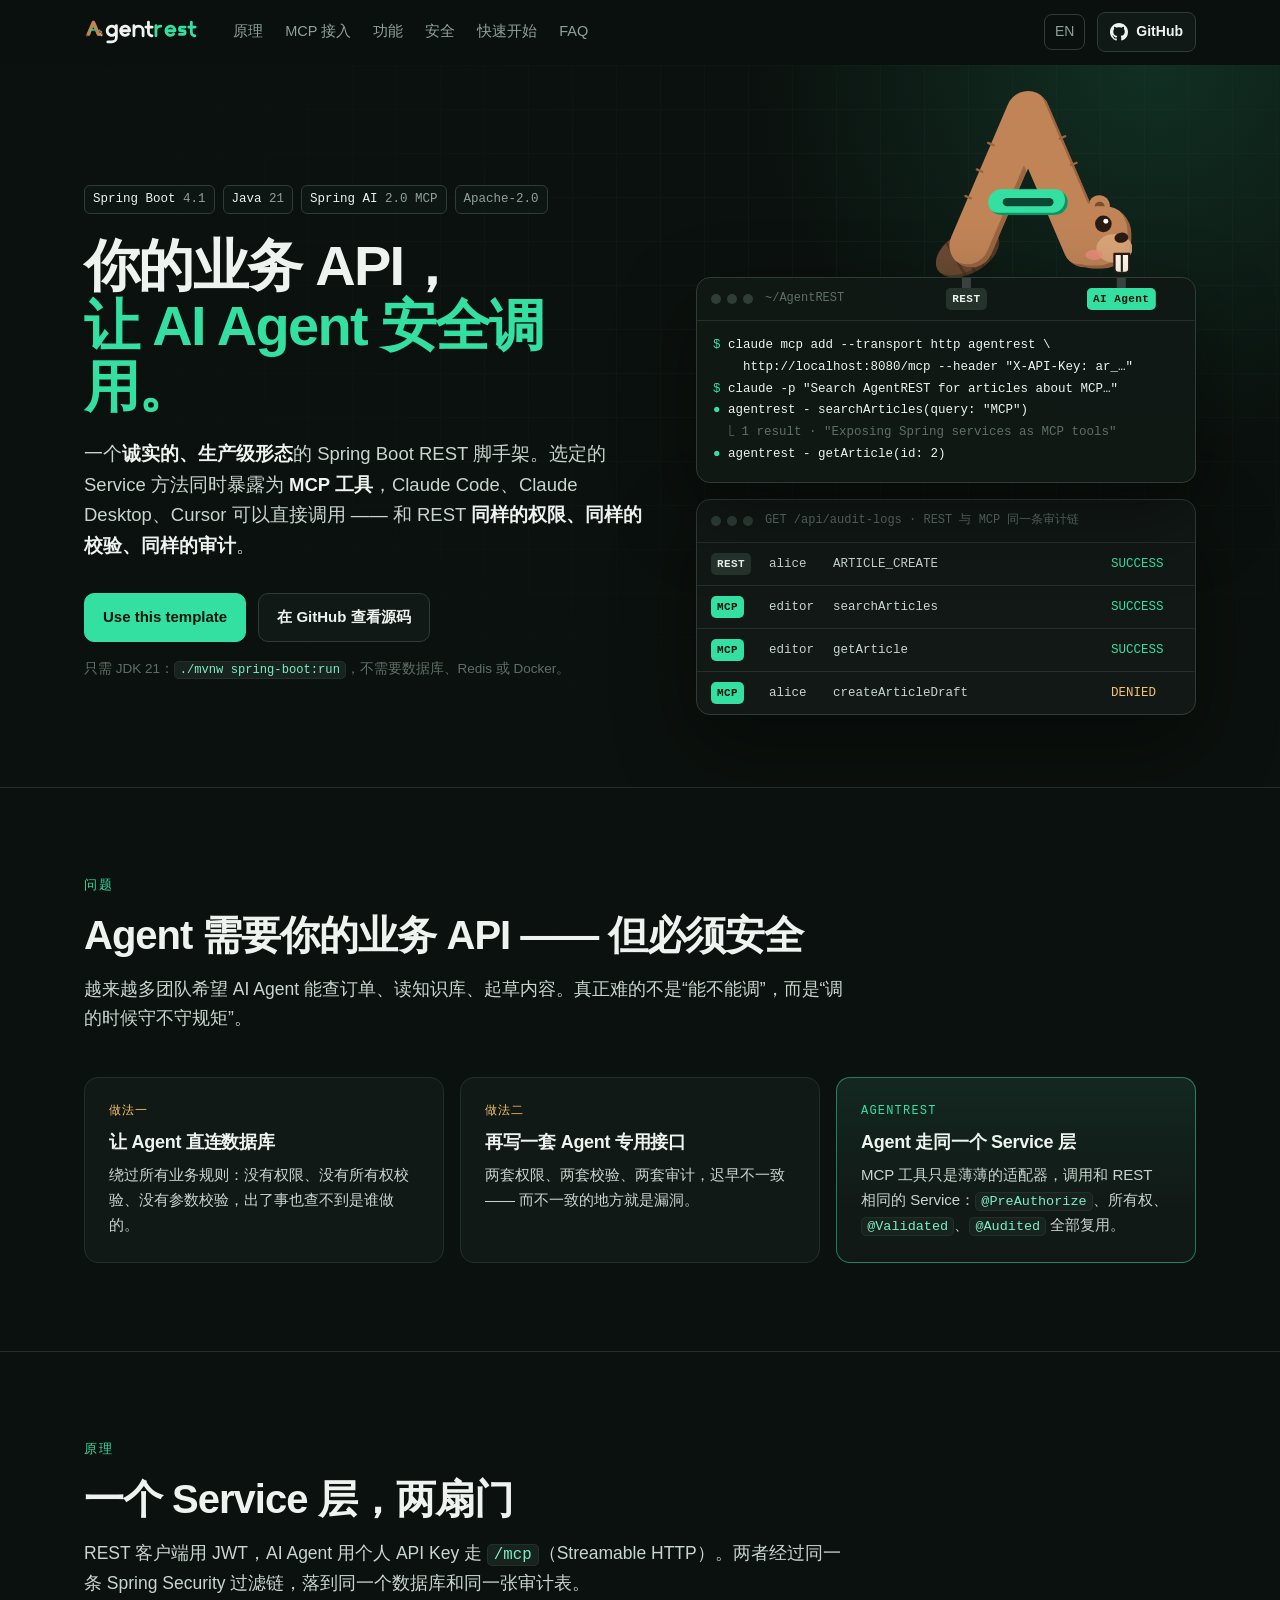
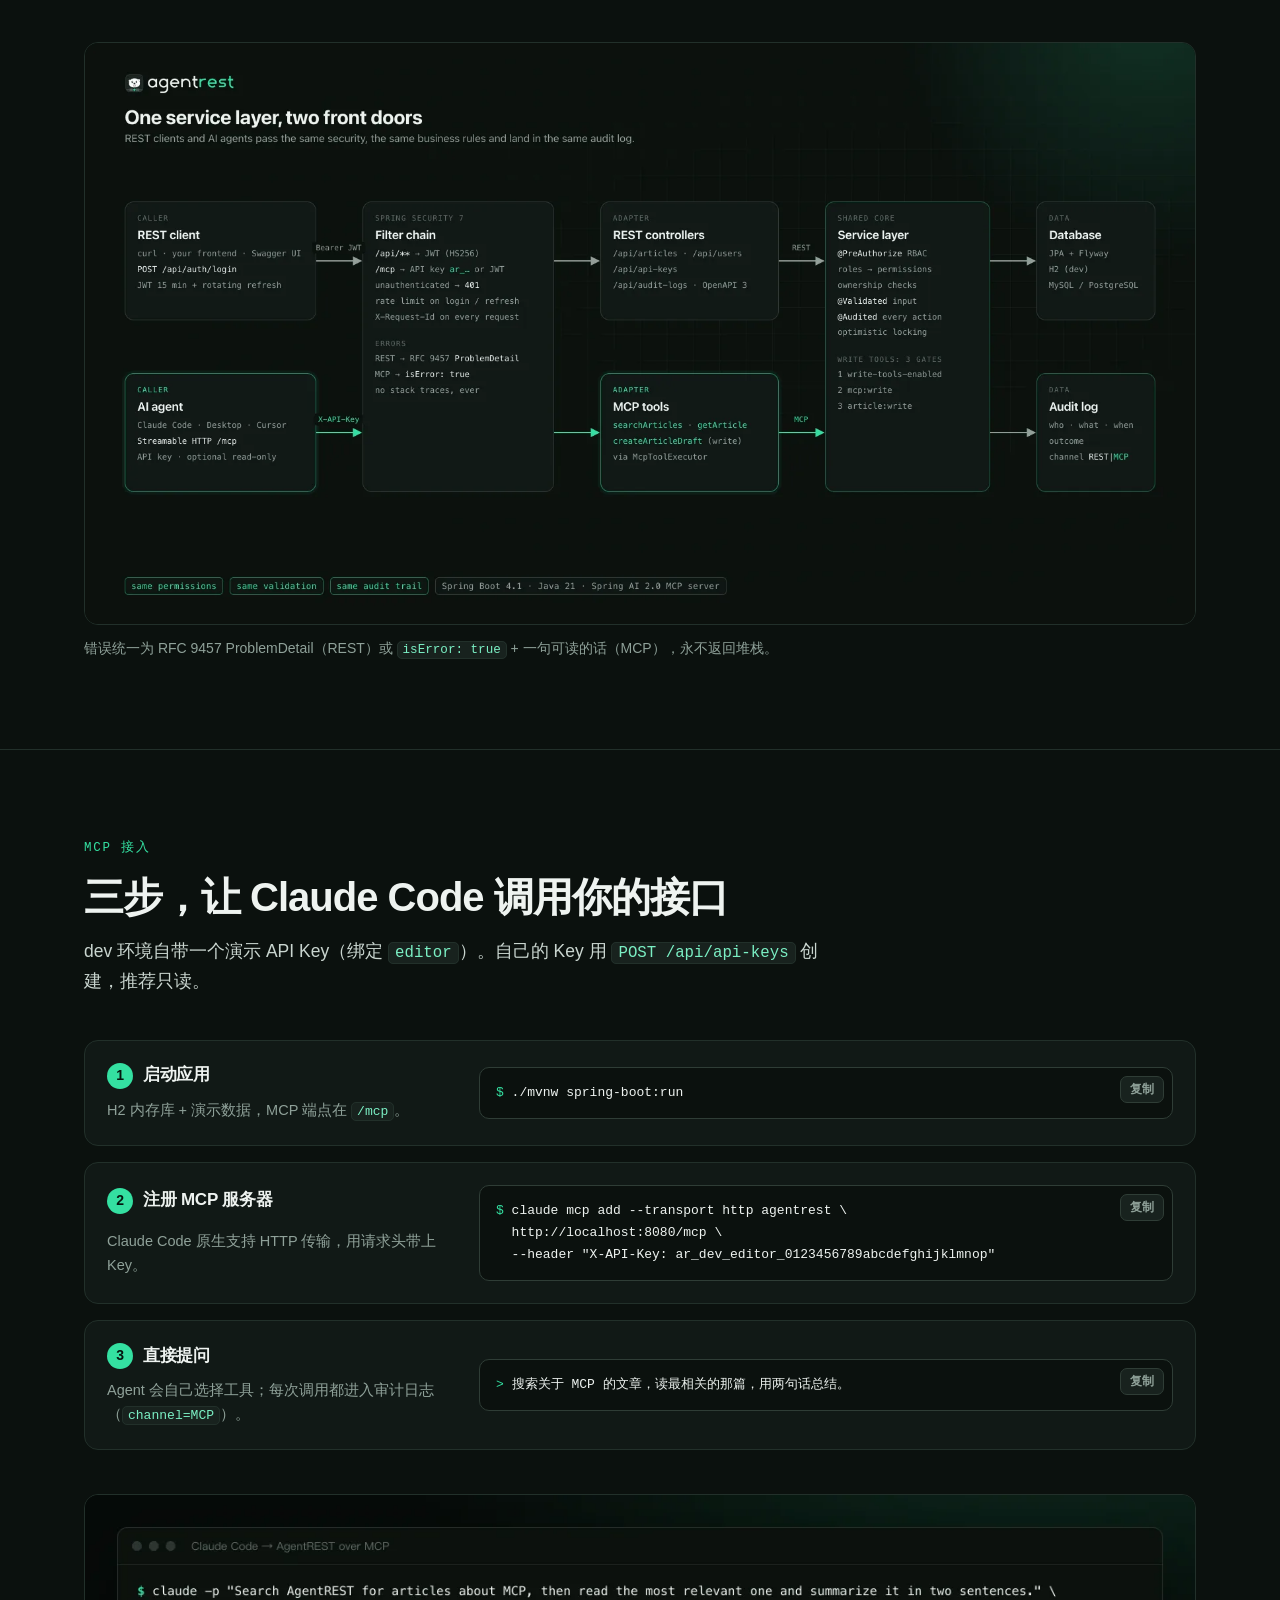
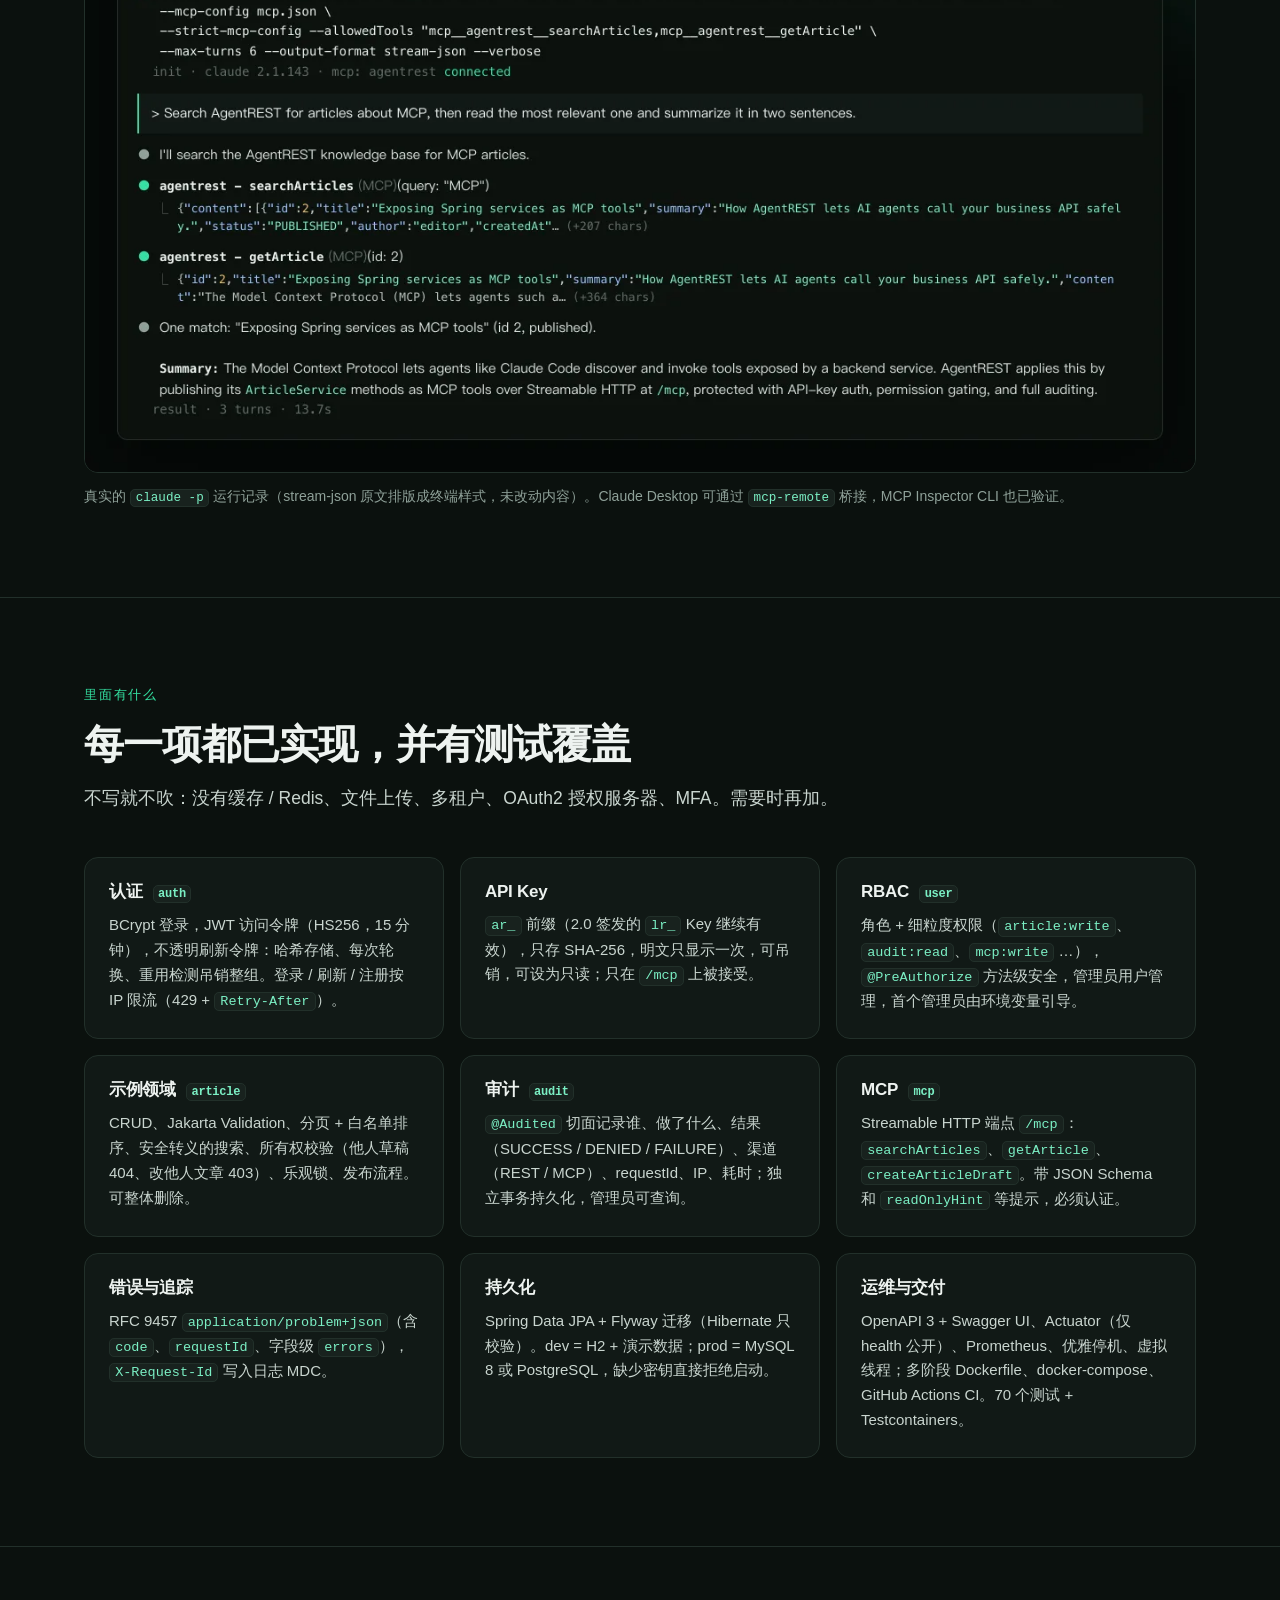
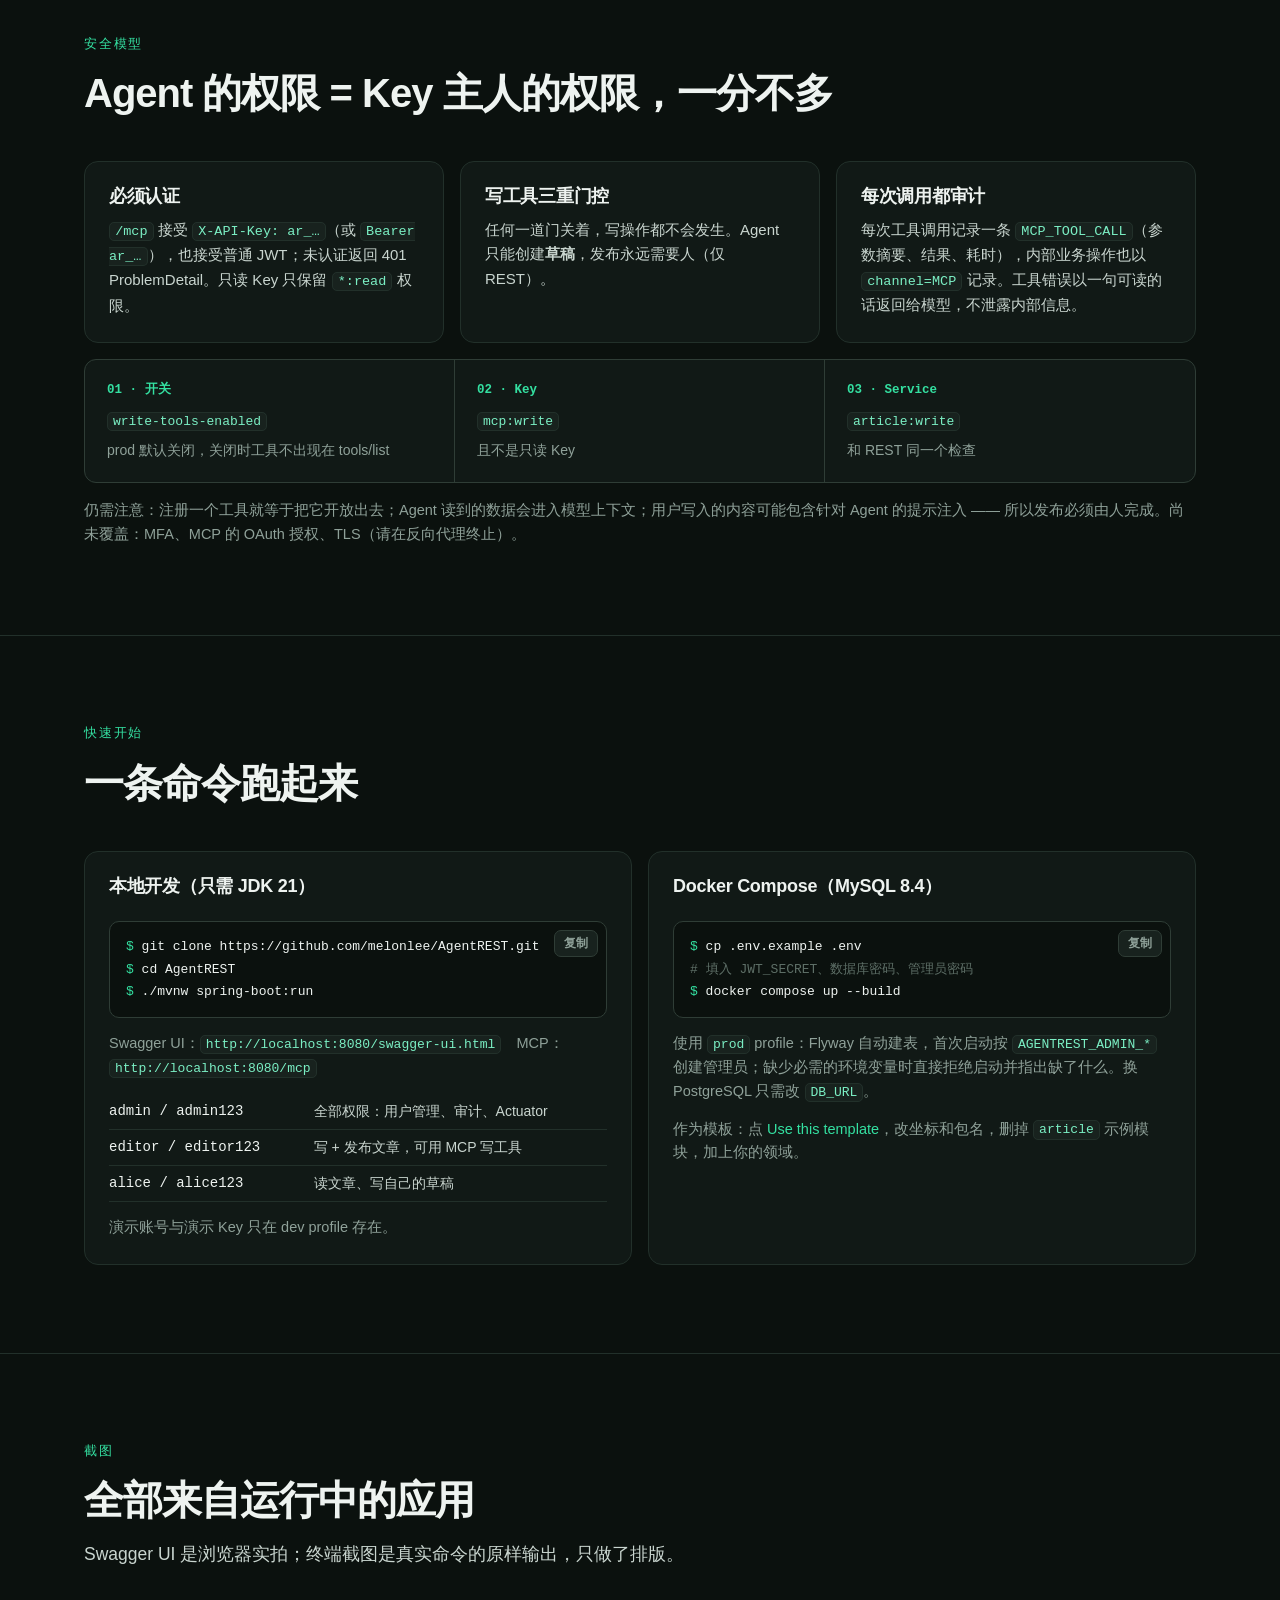
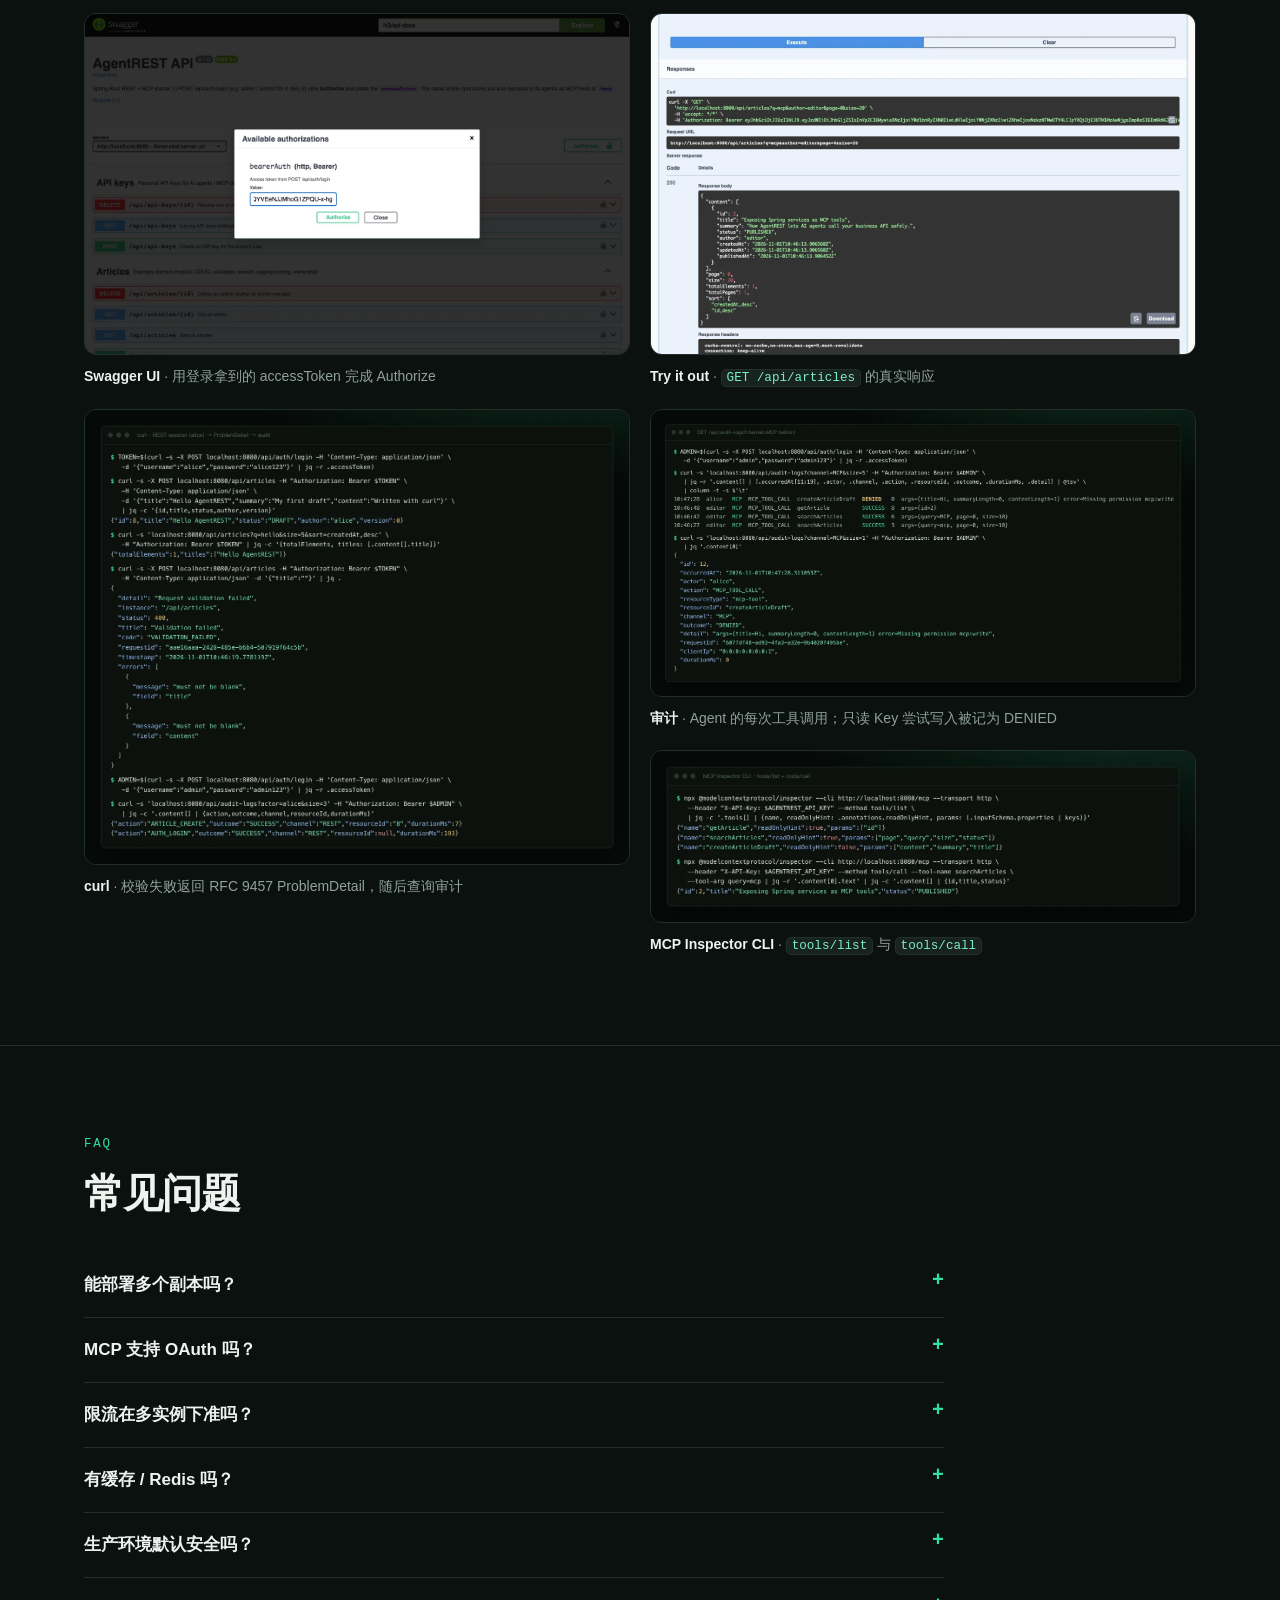
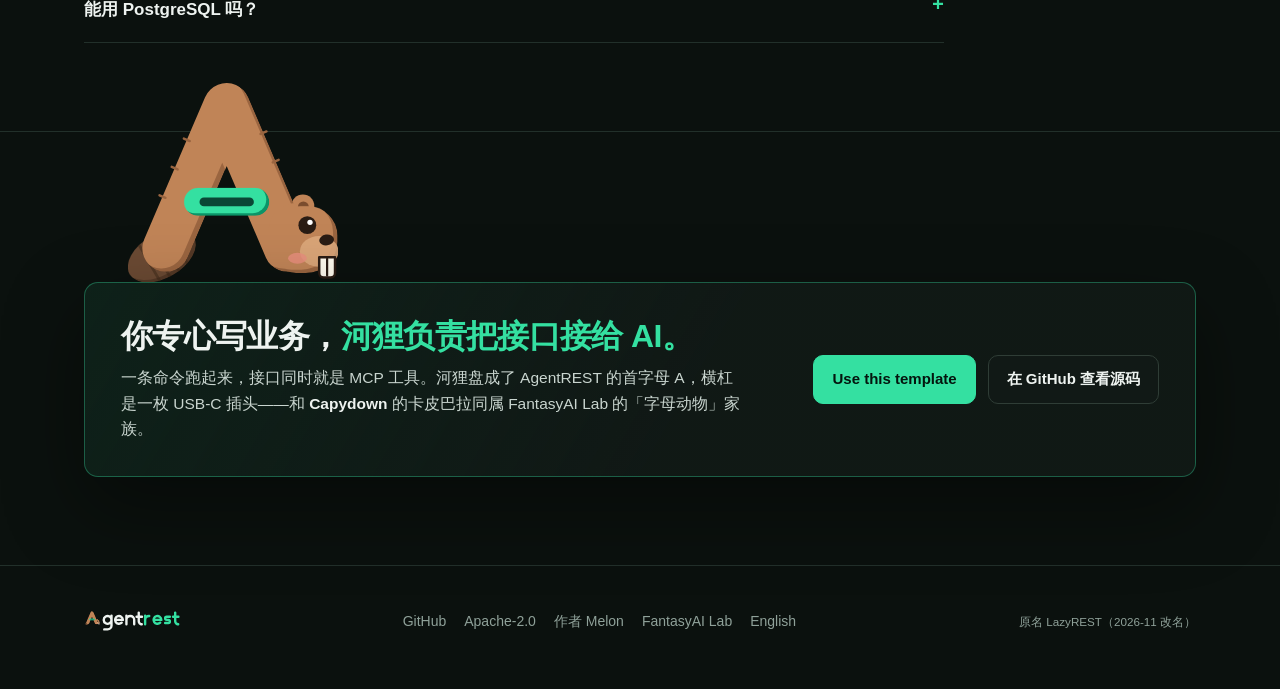
<file: website/index.html>
<!doctype html>
<html lang="zh-CN">
<head>
  <meta charset="utf-8" />
  <meta name="viewport" content="width=device-width, initial-scale=1" />
  <title>AgentREST：你的业务 API，让 AI Agent 安全调用 · Spring Boot REST + MCP 脚手架</title>
  <meta name="description" content="AgentREST 是一个诚实的、生产级形态的 Spring Boot 4.1 / Java 21 REST 脚手架：接口同时是 MCP 工具，Claude Code 等 AI Agent 可以安全调用 —— 同样的权限，同样的审计。JWT + 刷新令牌、API Key、RBAC、RFC 9457、Flyway、Docker，开箱即用。" />
  <meta name="theme-color" content="#0B110E" />
  <meta name="color-scheme" content="dark" />

  <link rel="canonical" href="https://melonlee.github.io/AgentREST/" />
  <link rel="alternate" hreflang="zh-CN" href="https://melonlee.github.io/AgentREST/" />
  <link rel="alternate" hreflang="en" href="https://melonlee.github.io/AgentREST/en/" />
  <link rel="alternate" hreflang="x-default" href="https://melonlee.github.io/AgentREST/" />
  <meta property="og:type" content="website" />
  <meta property="og:url" content="https://melonlee.github.io/AgentREST/" />
  <meta property="og:site_name" content="AgentREST" />
  <meta property="og:locale" content="zh_CN" />
  <meta property="og:locale:alternate" content="en_US" />
  <meta property="og:title" content="AgentREST：你的业务 API，让 AI Agent 安全调用" />
  <meta property="og:description" content="Spring Boot 4.1 REST 脚手架，接口同时是 MCP 工具 —— 同样的权限，同样的审计。" />
  <meta property="og:image" content="https://melonlee.github.io/AgentREST/assets/agentrest-social-preview.png" />
  <meta property="og:image:width" content="1280" />
  <meta property="og:image:height" content="640" />
  <meta property="og:image:alt" content="AgentREST：Your REST API, ready for AI agents" />
  <meta name="twitter:card" content="summary_large_image" />
  <meta name="twitter:title" content="AgentREST：你的业务 API，让 AI Agent 安全调用" />
  <meta name="twitter:description" content="Spring Boot 4.1 REST 脚手架，接口同时是 MCP 工具 —— 同样的权限，同样的审计。" />
  <meta name="twitter:image" content="https://melonlee.github.io/AgentREST/assets/agentrest-social-preview.png" />

  <link rel="icon" href="assets/favicon.ico" sizes="48x48" />
  <link rel="icon" href="assets/favicon-32.png" type="image/png" sizes="32x32" />
  <link rel="icon" href="assets/favicon-16.png" type="image/png" sizes="16x16" />
  <link rel="icon" href="assets/favicon.svg" type="image/svg+xml" />
  <link rel="apple-touch-icon" href="assets/apple-touch-icon.png" />
  <link rel="stylesheet" href="assets/site.css" />
  <script src="assets/site.js" defer></script>
</head>
<body>
  <a class="skip" href="#main">跳到正文</a>

  <header class="site-header">
    <nav class="wrap nav" aria-label="主导航">
      <a class="brand" href="./" aria-label="AgentREST 首页"><img src="assets/agentrest-logo-dark.svg" alt="AgentREST" width="125" height="26" /></a>
      <div class="nav-links">
        <a href="#how">原理</a>
        <a href="#mcp">MCP 接入</a>
        <a href="#inside">功能</a>
        <a href="#security">安全</a>
        <a href="#quickstart">快速开始</a>
        <a href="#faq">FAQ</a>
      </div>
      <div class="nav-right">
        <a class="lang" href="en/" hreflang="en" lang="en">EN</a>
        <a class="btn sm" href="https://github.com/melonlee/AgentREST">
          <svg viewBox="0 0 16 16" aria-hidden="true"><path fill="currentColor" d="M8 0C3.58 0 0 3.58 0 8c0 3.54 2.29 6.53 5.47 7.59.4.07.55-.17.55-.38 0-.19-.01-.82-.01-1.49-2.01.37-2.53-.49-2.69-.94-.09-.23-.48-.94-.82-1.13-.28-.15-.68-.52-.01-.53.63-.01 1.08.58 1.23.82.72 1.21 1.87.87 2.33.66.07-.52.28-.87.51-1.07-1.78-.2-3.64-.89-3.64-3.95 0-.87.31-1.59.82-2.15-.08-.2-.36-1.02.08-2.12 0 0 .67-.21 2.2.82.64-.18 1.32-.27 2-.27.68 0 1.36.09 2 .27 1.53-1.04 2.2-.82 2.2-.82.44 1.1.16 1.92.08 2.12.51.56.82 1.27.82 2.15 0 3.07-1.87 3.75-3.65 3.95.29.25.54.73.54 1.48 0 1.07-.01 1.93-.01 2.2 0 .21.15.46.55.38A8.013 8.013 0 0016 8c0-4.42-3.58-8-8-8z"/></svg>
          <span class="gh-text">GitHub</span>
        </a>
      </div>
    </nav>
  </header>

  <main id="main">
    <div class="hero">
      <div class="wrap">
        <div>
          <div class="eyebrow"><span><b>Spring Boot</b> 4.1</span><span><b>Java</b> 21</span><span><b>Spring AI</b> 2.0 MCP</span><span>Apache-2.0</span></div>
          <h1>你的业务 API，<br /><em>让 AI Agent 安全调用。</em></h1>
          <p class="lead">一个<b>诚实的、生产级形态</b>的 Spring Boot REST 脚手架。选定的 Service 方法同时暴露为 <b>MCP 工具</b>，Claude Code、Claude Desktop、Cursor 可以直接调用 —— 和 REST <b>同样的权限、同样的校验、同样的审计</b>。</p>
          <div class="cta">
            <a class="btn primary" href="https://github.com/melonlee/AgentREST/generate">Use this template</a>
            <a class="btn" href="https://github.com/melonlee/AgentREST">在 GitHub 查看源码</a>
          </div>
          <p class="note">只需 JDK 21：<code>./mvnw spring-boot:run</code>，不需要数据库、Redis 或 Docker。</p>
        </div>
        <div class="hero-stack">
          <div class="peek">
          <img class="beaver" src="assets/agentrest-beaver.svg" width="849" height="805" alt="AgentREST 吉祥物河狸" />
          <div class="card term">
            <div class="card-head"><span class="dots"><i></i><i></i><i></i></span><span class="sockets" aria-hidden="true"><span class="tag rest">REST</span><span class="tag mcp">AI Agent</span></span><span>~/AgentREST</span></div>
<pre><span class="p">$</span> claude mcp add --transport http agentrest \
    http://localhost:8080/mcp --header "X-API-Key: ar_…"
<span class="p">$</span> claude -p "Search AgentREST for articles about MCP…"
<span class="m">●</span> agentrest - searchArticles(query: "MCP")
<span class="c">  ⎿ 1 result · "Exposing Spring services as MCP tools"</span>
<span class="m">●</span> agentrest - getArticle(id: 2)</pre>
          </div>
          </div>
          <div class="card">
            <div class="card-head"><span class="dots"><i></i><i></i><i></i></span><span>GET /api/audit-logs · REST 与 MCP 同一条审计链</span></div>
            <div class="audit-rows" role="table" aria-label="审计日志示例（真实记录）">
              <div class="row" role="row"><span class="tag rest">REST</span><span>alice</span><span>ARTICLE_CREATE</span><span class="ok">SUCCESS</span></div>
              <div class="row" role="row"><span class="tag mcp">MCP</span><span>editor</span><span>searchArticles</span><span class="ok">SUCCESS</span></div>
              <div class="row" role="row"><span class="tag mcp">MCP</span><span>editor</span><span>getArticle</span><span class="ok">SUCCESS</span></div>
              <div class="row" role="row"><span class="tag mcp">MCP</span><span>alice</span><span>createArticleDraft</span><span class="deny">DENIED</span></div>
            </div>
          </div>
        </div>
      </div>
    </div>

    <section id="problem">
      <div class="wrap">
        <p class="kicker">问题</p>
        <h2 class="sec-title">Agent 需要你的业务 API —— 但必须安全</h2>
        <p class="sec-lead">越来越多团队希望 AI Agent 能查订单、读知识库、起草内容。真正难的不是“能不能调”，而是“调的时候守不守规矩”。</p>
        <div class="grid g3">
          <div class="tile bad"><div class="label">做法一</div><h3>让 Agent 直连数据库</h3><p>绕过所有业务规则：没有权限、没有所有权校验、没有参数校验，出了事也查不到是谁做的。</p></div>
          <div class="tile bad"><div class="label">做法二</div><h3>再写一套 Agent 专用接口</h3><p>两套权限、两套校验、两套审计，迟早不一致 —— 而不一致的地方就是漏洞。</p></div>
          <div class="tile good"><div class="label">AgentREST</div><h3>Agent 走同一个 Service 层</h3><p>MCP 工具只是薄薄的适配器，调用和 REST 相同的 Service：<code>@PreAuthorize</code>、所有权、<code>@Validated</code>、<code>@Audited</code> 全部复用。</p></div>
        </div>
      </div>
    </section>

    <section id="how">
      <div class="wrap">
        <p class="kicker">原理</p>
        <h2 class="sec-title">一个 Service 层，两扇门</h2>
        <p class="sec-lead">REST 客户端用 JWT，AI Agent 用个人 API Key 走 <code>/mcp</code>（Streamable HTTP）。两者经过同一条 Spring Security 过滤链，落到同一个数据库和同一张审计表。</p>
        <figure class="figure">
          <img src="assets/architecture.webp" width="1680" height="880" loading="lazy" alt="架构图：REST 客户端与 AI Agent 经过 Spring Security 过滤链（JWT / API Key、RBAC），进入 REST 控制器或 MCP 工具，再调用同一个 Service 层，最终写入数据库与审计日志" />
          <figcaption>错误统一为 RFC 9457 ProblemDetail（REST）或 <code>isError: true</code> + 一句可读的话（MCP），永不返回堆栈。</figcaption>
        </figure>
      </div>
    </section>

    <section id="mcp">
      <div class="wrap">
        <p class="kicker">MCP 接入</p>
        <h2 class="sec-title">三步，让 Claude Code 调用你的接口</h2>
        <p class="sec-lead">dev 环境自带一个演示 API Key（绑定 <code>editor</code>）。自己的 Key 用 <code>POST /api/api-keys</code> 创建，推荐只读。</p>
        <div class="steps">
          <div class="step">
            <h3>启动应用</h3>
            <p>H2 内存库 + 演示数据，MCP 端点在 <code>/mcp</code>。</p>
            <div class="code"><pre><span class="p">$ </span>./mvnw spring-boot:run</pre></div>
          </div>
          <div class="step">
            <h3>注册 MCP 服务器</h3>
            <p>Claude Code 原生支持 HTTP 传输，用请求头带上 Key。</p>
            <div class="code"><pre><span class="p">$ </span>claude mcp add --transport http agentrest \
  http://localhost:8080/mcp \
  --header "X-API-Key: ar_dev_editor_0123456789abcdefghijklmnop"</pre></div>
          </div>
          <div class="step">
            <h3>直接提问</h3>
            <p>Agent 会自己选择工具；每次调用都进入审计日志（<code>channel=MCP</code>）。</p>
            <div class="code"><pre><span class="p">&gt; </span>搜索关于 MCP 的文章，读最相关的那篇，用两句话总结。</pre></div>
          </div>
        </div>
        <figure class="figure">
          <img src="assets/claude-code-mcp.webp" width="1252" height="651" loading="lazy" alt="真实的 Claude Code 会话：调用 agentrest 的 searchArticles 和 getArticle 工具并给出总结" />
          <figcaption>真实的 <code>claude -p</code> 运行记录（stream-json 原文排版成终端样式，未改动内容）。Claude Desktop 可通过 <code>mcp-remote</code> 桥接，MCP Inspector CLI 也已验证。</figcaption>
        </figure>
      </div>
    </section>

    <section id="inside">
      <div class="wrap">
        <p class="kicker">里面有什么</p>
        <h2 class="sec-title">每一项都已实现，并有测试覆盖</h2>
        <p class="sec-lead">不写就不吹：没有缓存 / Redis、文件上传、多租户、OAuth2 授权服务器、MFA。需要时再加。</p>
        <div class="feat">
          <div class="tile"><h3>认证 <code>auth</code></h3><p>BCrypt 登录，JWT 访问令牌（HS256，15 分钟），不透明刷新令牌：哈希存储、每次轮换、重用检测吊销整组。登录 / 刷新 / 注册按 IP 限流（429 + <code>Retry-After</code>）。</p></div>
          <div class="tile"><h3>API Key</h3><p><code>ar_</code> 前缀（2.0 签发的 <code>lr_</code> Key 继续有效），只存 SHA-256，明文只显示一次，可吊销，可设为只读；只在 <code>/mcp</code> 上被接受。</p></div>
          <div class="tile"><h3>RBAC <code>user</code></h3><p>角色 + 细粒度权限（<code>article:write</code>、<code>audit:read</code>、<code>mcp:write</code> …），<code>@PreAuthorize</code> 方法级安全，管理员用户管理，首个管理员由环境变量引导。</p></div>
          <div class="tile"><h3>示例领域 <code>article</code></h3><p>CRUD、Jakarta Validation、分页 + 白名单排序、安全转义的搜索、所有权校验（他人草稿 404、改他人文章 403）、乐观锁、发布流程。可整体删除。</p></div>
          <div class="tile"><h3>审计 <code>audit</code></h3><p><code>@Audited</code> 切面记录谁、做了什么、结果（SUCCESS / DENIED / FAILURE）、渠道（REST / MCP）、requestId、IP、耗时；独立事务持久化，管理员可查询。</p></div>
          <div class="tile"><h3>MCP <code>mcp</code></h3><p>Streamable HTTP 端点 <code>/mcp</code>：<code>searchArticles</code>、<code>getArticle</code>、<code>createArticleDraft</code>。带 JSON Schema 和 <code>readOnlyHint</code> 等提示，必须认证。</p></div>
          <div class="tile"><h3>错误与追踪</h3><p>RFC 9457 <code>application/problem+json</code>（含 <code>code</code>、<code>requestId</code>、字段级 <code>errors</code>），<code>X-Request-Id</code> 写入日志 MDC。</p></div>
          <div class="tile"><h3>持久化</h3><p>Spring Data JPA + Flyway 迁移（Hibernate 只校验）。dev = H2 + 演示数据；prod = MySQL 8 或 PostgreSQL，缺少密钥直接拒绝启动。</p></div>
          <div class="tile"><h3>运维与交付</h3><p>OpenAPI 3 + Swagger UI、Actuator（仅 health 公开）、Prometheus、优雅停机、虚拟线程；多阶段 Dockerfile、docker-compose、GitHub Actions CI。70 个测试 + Testcontainers。</p></div>
        </div>
      </div>
    </section>

    <section id="security">
      <div class="wrap">
        <p class="kicker">安全模型</p>
        <h2 class="sec-title">Agent 的权限 = Key 主人的权限，一分不多</h2>
        <div class="grid g3">
          <div class="tile"><h3>必须认证</h3><p><code>/mcp</code> 接受 <code>X-API-Key: ar_…</code>（或 <code>Bearer ar_…</code>），也接受普通 JWT；未认证返回 401 ProblemDetail。只读 Key 只保留 <code>*:read</code> 权限。</p></div>
          <div class="tile"><h3>写工具三重门控</h3><p>任何一道门关着，写操作都不会发生。Agent 只能创建<b>草稿</b>，发布永远需要人（仅 REST）。</p></div>
          <div class="tile"><h3>每次调用都审计</h3><p>每次工具调用记录一条 <code>MCP_TOOL_CALL</code>（参数摘要、结果、耗时），内部业务操作也以 <code>channel=MCP</code> 记录。工具错误以一句可读的话返回给模型，不泄露内部信息。</p></div>
        </div>
        <div class="gates">
              <div class="gate"><b>01 · 开关</b><code>write-tools-enabled</code><p>prod 默认关闭，关闭时工具不出现在 tools/list</p></div>
              <div class="gate"><b>02 · Key</b><code>mcp:write</code><p>且不是只读 Key</p></div>
              <div class="gate"><b>03 · Service</b><code>article:write</code><p>和 REST 同一个检查</p></div>
            </div>
        <p class="honest">仍需注意：注册一个工具就等于把它开放出去；Agent 读到的数据会进入模型上下文；用户写入的内容可能包含针对 Agent 的提示注入 —— 所以发布必须由人完成。尚未覆盖：MFA、MCP 的 OAuth 授权、TLS（请在反向代理终止）。</p>
      </div>
    </section>

    <section id="quickstart">
      <div class="wrap">
        <p class="kicker">快速开始</p>
        <h2 class="sec-title">一条命令跑起来</h2>
        <div class="qs">
          <div class="tile">
            <h3>本地开发（只需 JDK 21）</h3>
            <div class="code"><pre><span class="p">$ </span>git clone https://github.com/melonlee/AgentREST.git
<span class="p">$ </span>cd AgentREST
<span class="p">$ </span>./mvnw spring-boot:run</pre></div>
            <p>Swagger UI：<code>http://localhost:8080/swagger-ui.html</code>　MCP：<code>http://localhost:8080/mcp</code></p>
            <table class="users"><tbody>
              <tr><td>admin / admin123</td><td>全部权限：用户管理、审计、Actuator</td></tr>
              <tr><td>editor / editor123</td><td>写 + 发布文章，可用 MCP 写工具</td></tr>
              <tr><td>alice / alice123</td><td>读文章、写自己的草稿</td></tr>
            </tbody></table>
            <p>演示账号与演示 Key 只在 dev profile 存在。</p>
          </div>
          <div class="tile">
            <h3>Docker Compose（MySQL 8.4）</h3>
            <div class="code"><pre><span class="p">$ </span>cp .env.example .env
<span class="c"># 填入 JWT_SECRET、数据库密码、管理员密码</span>
<span class="p">$ </span>docker compose up --build</pre></div>
            <p>使用 <code>prod</code> profile：Flyway 自动建表，首次启动按 <code>AGENTREST_ADMIN_*</code> 创建管理员；缺少必需的环境变量时直接拒绝启动并指出缺了什么。换 PostgreSQL 只需改 <code>DB_URL</code>。</p>
            <p>作为模板：点 <a href="https://github.com/melonlee/AgentREST/generate">Use this template</a>，改坐标和包名，删掉 <code>article</code> 示例模块，加上你的领域。</p>
          </div>
        </div>
      </div>
    </section>

    <section id="screenshots">
      <div class="wrap">
        <p class="kicker">截图</p>
        <h2 class="sec-title">全部来自运行中的应用</h2>
        <p class="sec-lead">Swagger UI 是浏览器实拍；终端截图是真实命令的原样输出，只做了排版。</p>
        <div class="shots">
          <figure><img src="assets/swagger-authorize.webp" width="1440" height="900" loading="lazy" alt="Swagger UI 的 Authorize 对话框，粘贴登录得到的 accessToken" /><figcaption><b>Swagger UI</b> · 用登录拿到的 accessToken 完成 Authorize</figcaption></figure>
          <figure><img src="assets/swagger-execute.webp" width="1440" height="900" loading="lazy" alt="Swagger UI 中执行 GET /api/articles 的真实响应" /><figcaption><b>Try it out</b> · <code>GET /api/articles</code> 的真实响应</figcaption></figure>
          <figure><img src="assets/terminal-curl.webp" width="1252" height="1045" loading="lazy" alt="curl 会话：登录、创建草稿、搜索、校验失败返回 ProblemDetail、管理员查询审计" /><figcaption><b>curl</b> · 校验失败返回 RFC 9457 ProblemDetail，随后查询审计</figcaption></figure>
          <div class="stack"><figure><img src="assets/terminal-audit.webp" width="1412" height="743" loading="lazy" alt="审计日志中的 MCP 工具调用，包括一次被拒绝的写操作" /><figcaption><b>审计</b> · Agent 的每次工具调用；只读 Key 尝试写入被记为 DENIED</figcaption></figure>
          <figure><img src="assets/terminal-inspector.webp" width="1252" height="393" loading="lazy" alt="MCP Inspector CLI 的 tools/list 与 tools/call 输出" /><figcaption><b>MCP Inspector CLI</b> · <code>tools/list</code> 与 <code>tools/call</code></figcaption></figure></div>
        </div>
      </div>
    </section>

    <section id="faq">
      <div class="wrap">
        <p class="kicker">FAQ</p>
        <h2 class="sec-title">常见问题</h2>
        <div class="faq">
          <details><summary>能部署多个副本吗？</summary><p>REST 部分完全无状态，可以。MCP 的 Streamable HTTP 会话保存在内存里：多副本时请开启粘性会话，或者切换到 <code>protocol: STATELESS</code>（同时把 <code>McpServerConfig</code> 的传输 Bean 换成无状态版本）。</p></details>
          <details><summary>MCP 支持 OAuth 吗？</summary><p>还不支持。目前用个人 API Key（或普通 JWT）认证。MCP 的 OAuth 2.1 授权在路线图上；在有授权服务器之前，AgentREST 刻意不在 <code>WWW-Authenticate</code> 里声明 OAuth 元数据，以免客户端尝试一个无法完成的登录流程。</p></details>
          <details><summary>限流在多实例下准吗？</summary><p>不准 —— 登录 / 刷新 / 注册的限流是单实例内存实现，每个实例单独计数。需要全局限流时，可换成 Bucket4j + Redis。</p></details>
          <details><summary>有缓存 / Redis 吗？</summary><p>没有。示例里没有任何东西需要它，所以 v2 不声称有。</p></details>
          <details><summary>生产环境默认安全吗？</summary><p><code>prod</code> profile 下：缺少 <code>JWT_SECRET</code> / 数据库配置直接拒绝启动，dev 假密钥被拒绝，MCP 写工具、自助注册和 Swagger UI 默认关闭，Actuator 只公开 health。</p></details>
          <details><summary>能用 PostgreSQL 吗？</summary><p>可以。把 <code>DB_URL</code> 换成 <code>jdbc:postgresql://host:5432/agentrest</code>，Flyway 会自动选择 <code>db/migration/postgresql</code>。CI 用 Testcontainers 在 MySQL 8.4 和 PostgreSQL 17 上跑全流程。</p></details>
        </div>
      </div>
    </section>
    <section class="closing" aria-label="收尾">
      <div class="wrap">
        <div class="peek">
          <img class="beaver" src="assets/agentrest-beaver.svg" width="849" height="805" alt="" loading="lazy" />
          <div class="card closing-card">
            <div>
              <h2>你专心写业务，<em>河狸负责把接口接给 AI。</em></h2>
              <p>一条命令跑起来，接口同时就是 MCP 工具。河狸盘成了 AgentREST 的首字母 A，横杠是一枚 USB-C 插头——和 <b>Capydown</b> 的卡皮巴拉同属 FantasyAI Lab 的「字母动物」家族。</p>
            </div>
            <div class="cta">
              <a class="btn primary" href="https://github.com/melonlee/AgentREST/generate">Use this template</a>
              <a class="btn" href="https://github.com/melonlee/AgentREST">在 GitHub 查看源码</a>
            </div>
          </div>
        </div>
      </div>
    </section>
  </main>

  <footer class="site-footer">
    <div class="wrap">
      <img src="assets/agentrest-logo-dark.svg" alt="AgentREST" width="106" height="22" loading="lazy" />
      <nav aria-label="页脚">
        <a href="https://github.com/melonlee/AgentREST">GitHub</a>
        <a href="https://github.com/melonlee/AgentREST/blob/HEAD/LICENSE">Apache-2.0</a>
        <a href="https://github.com/melonlee">作者 Melon</a>
        <a href="https://fantasyailab.com/">FantasyAI Lab</a>
        <a href="en/" hreflang="en" lang="en">English</a>
      </nav>
      <small>原名 LazyREST（2026-11 改名）</small>
    </div>
  </footer>
</body>
</html>
</file>
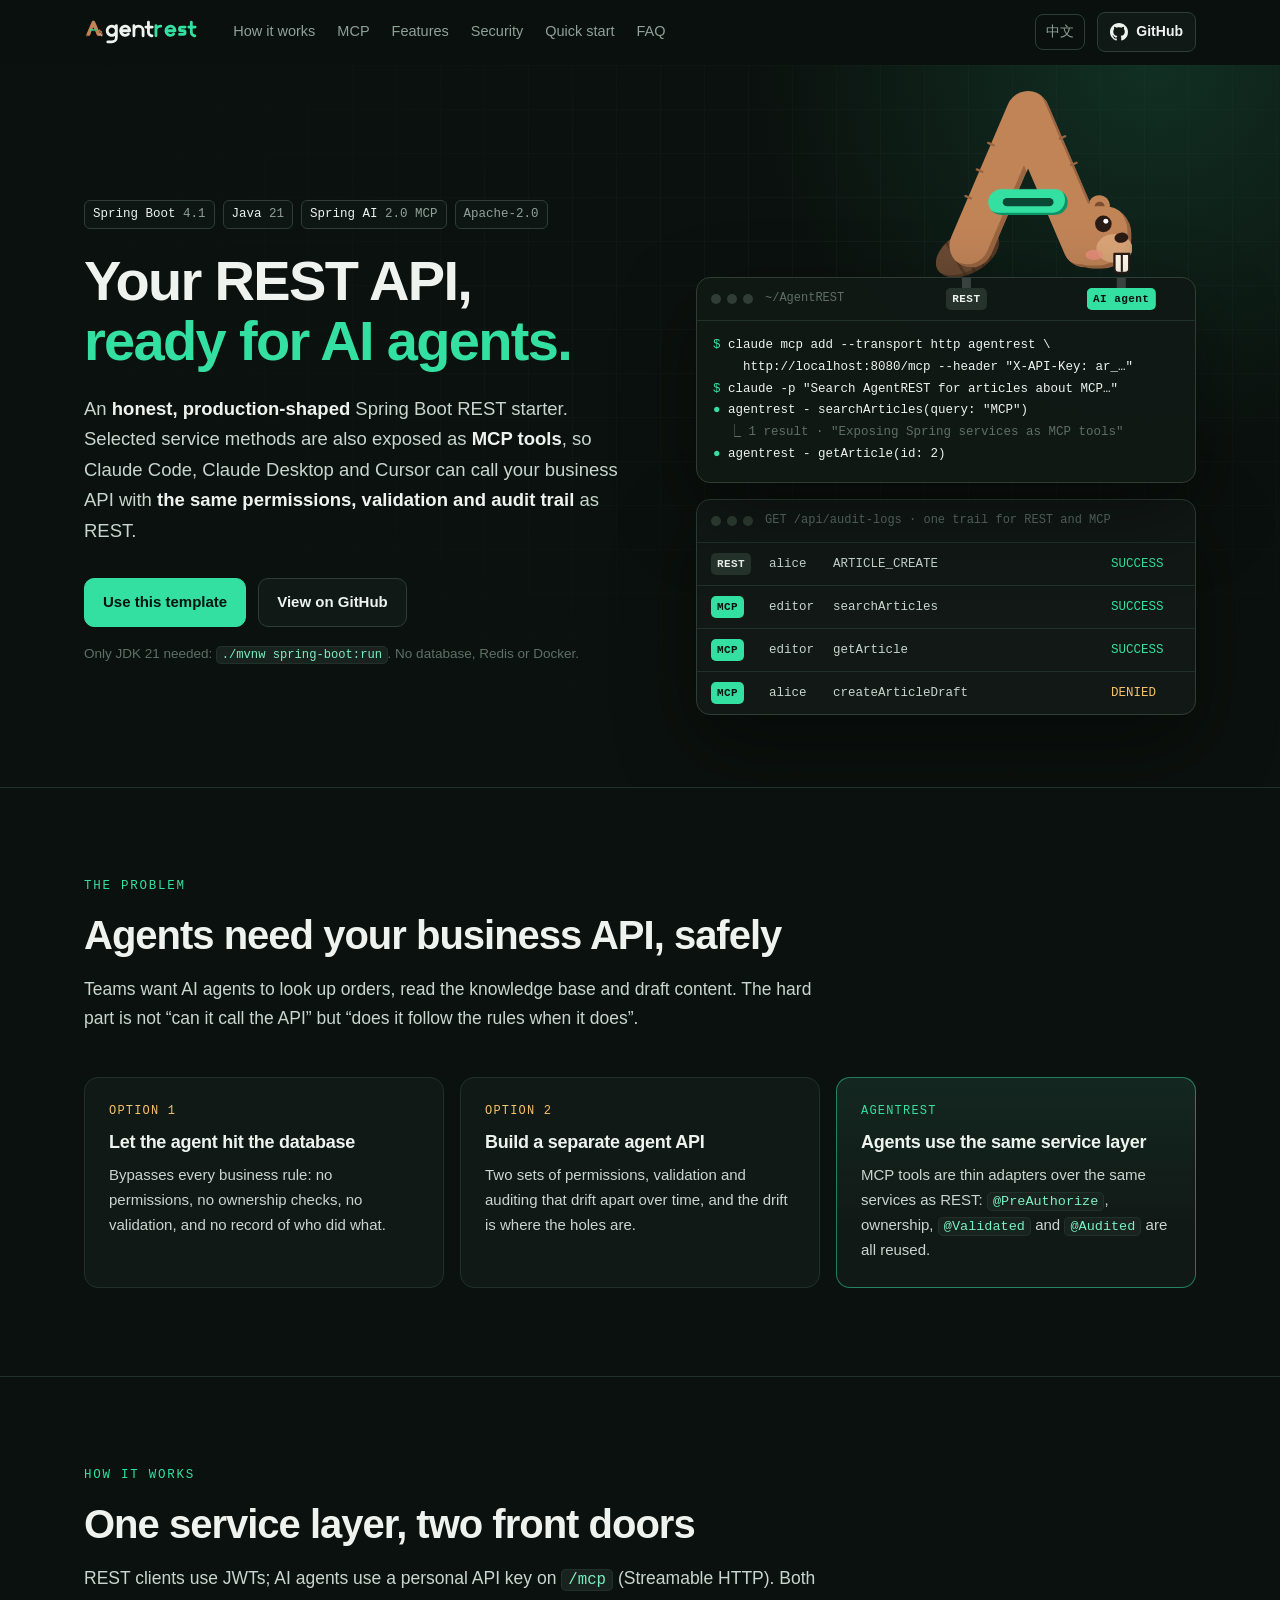
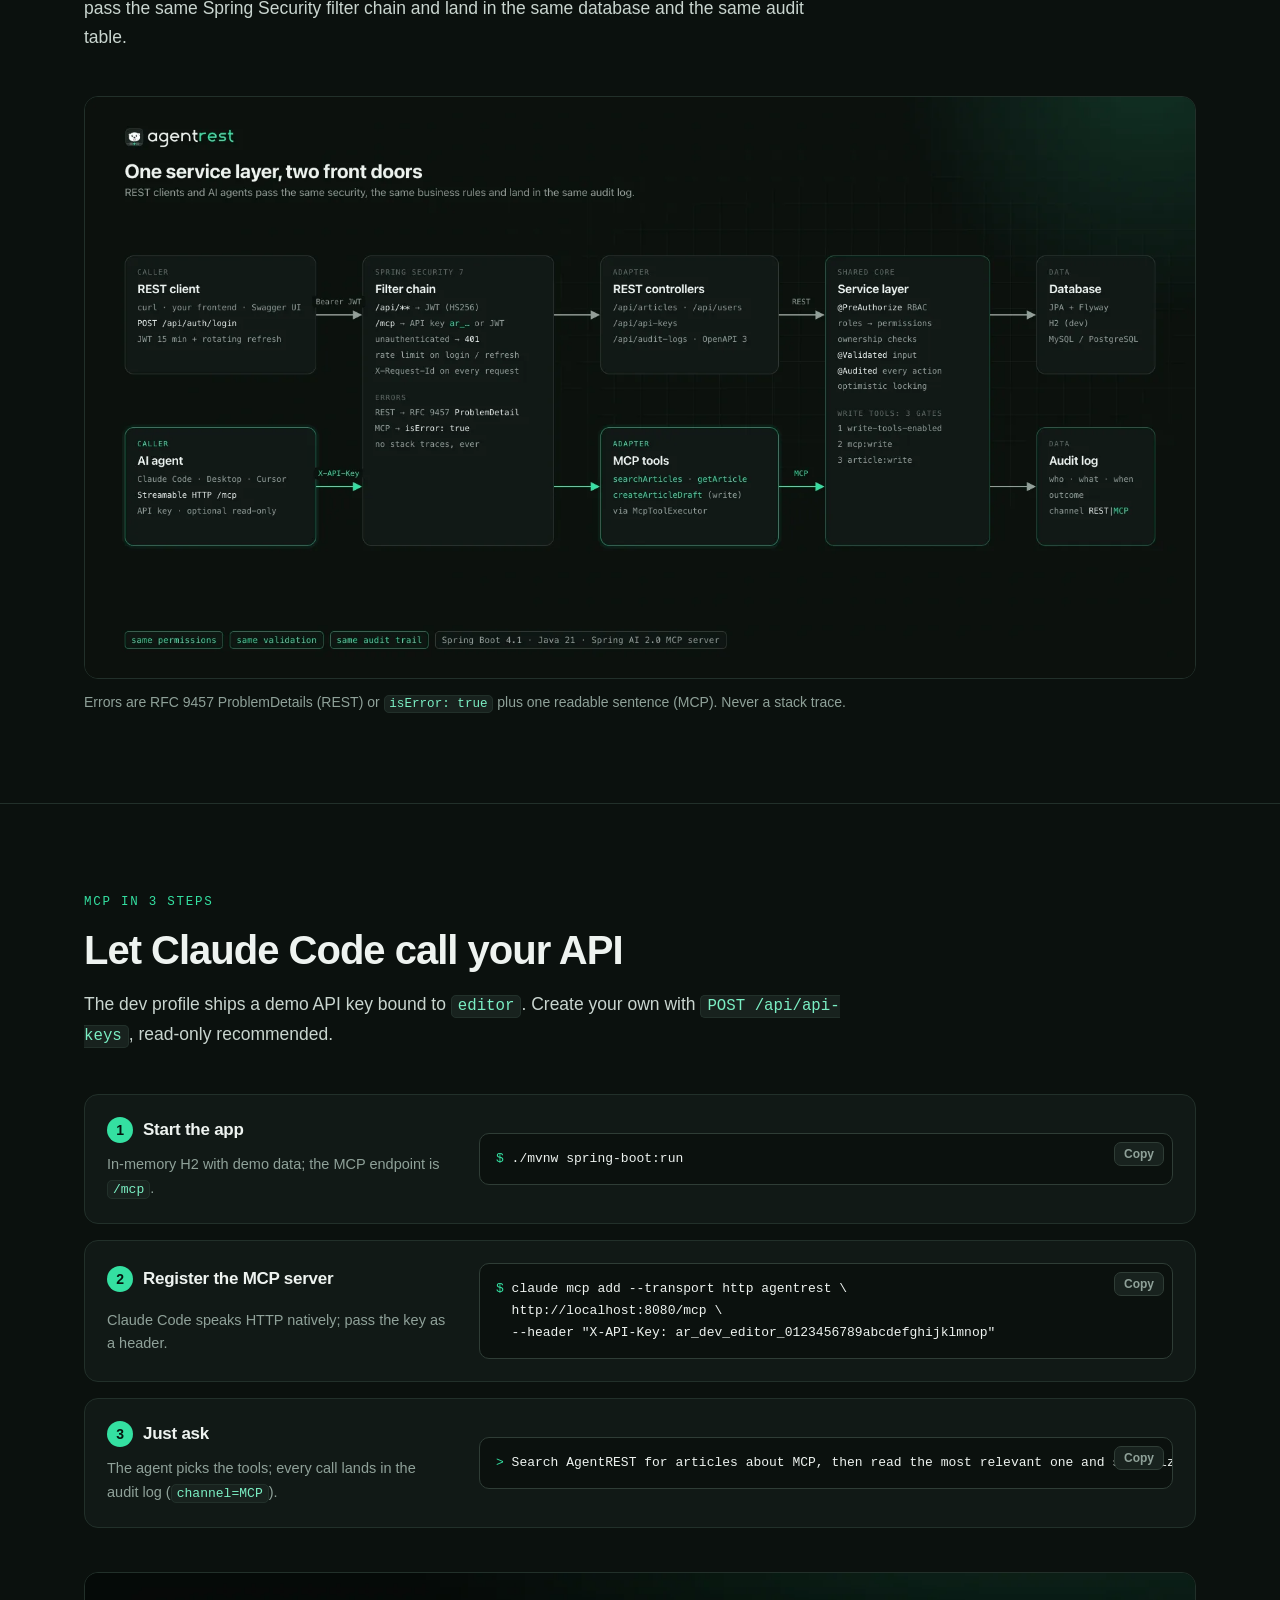
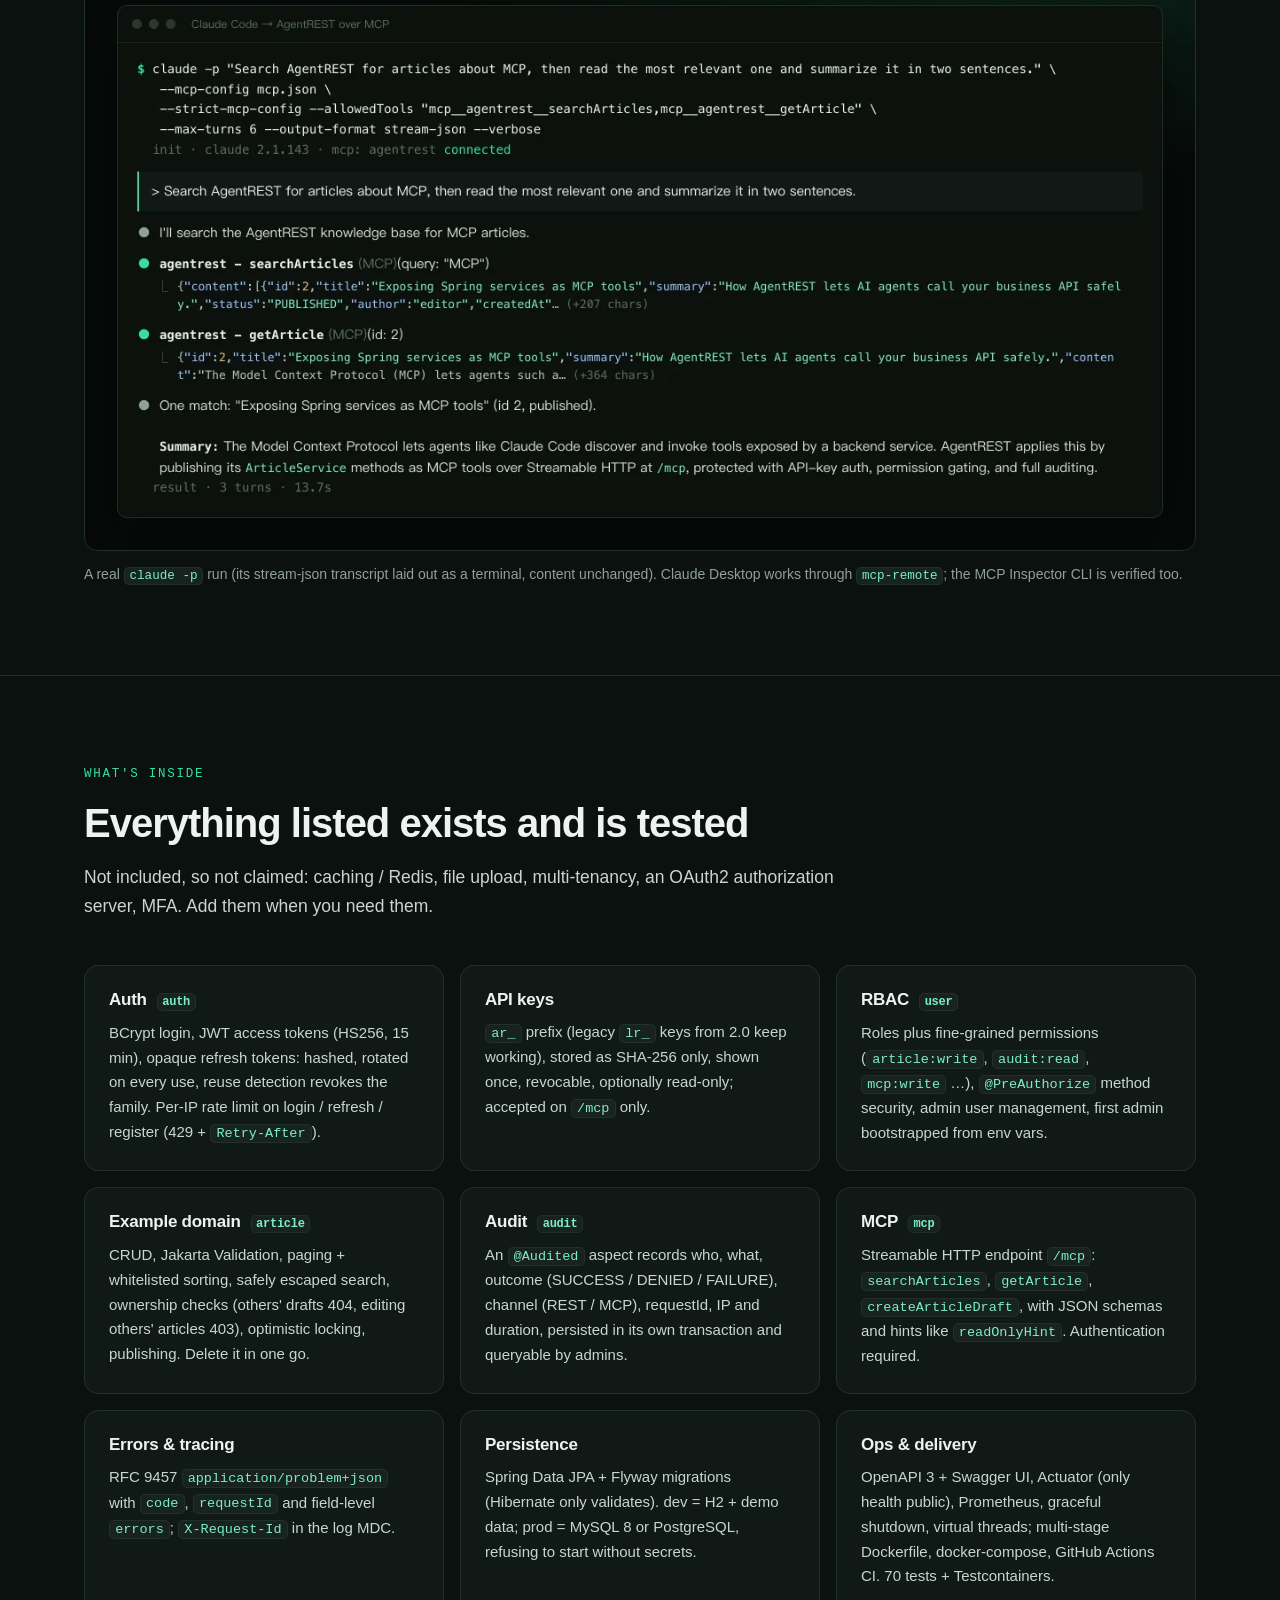
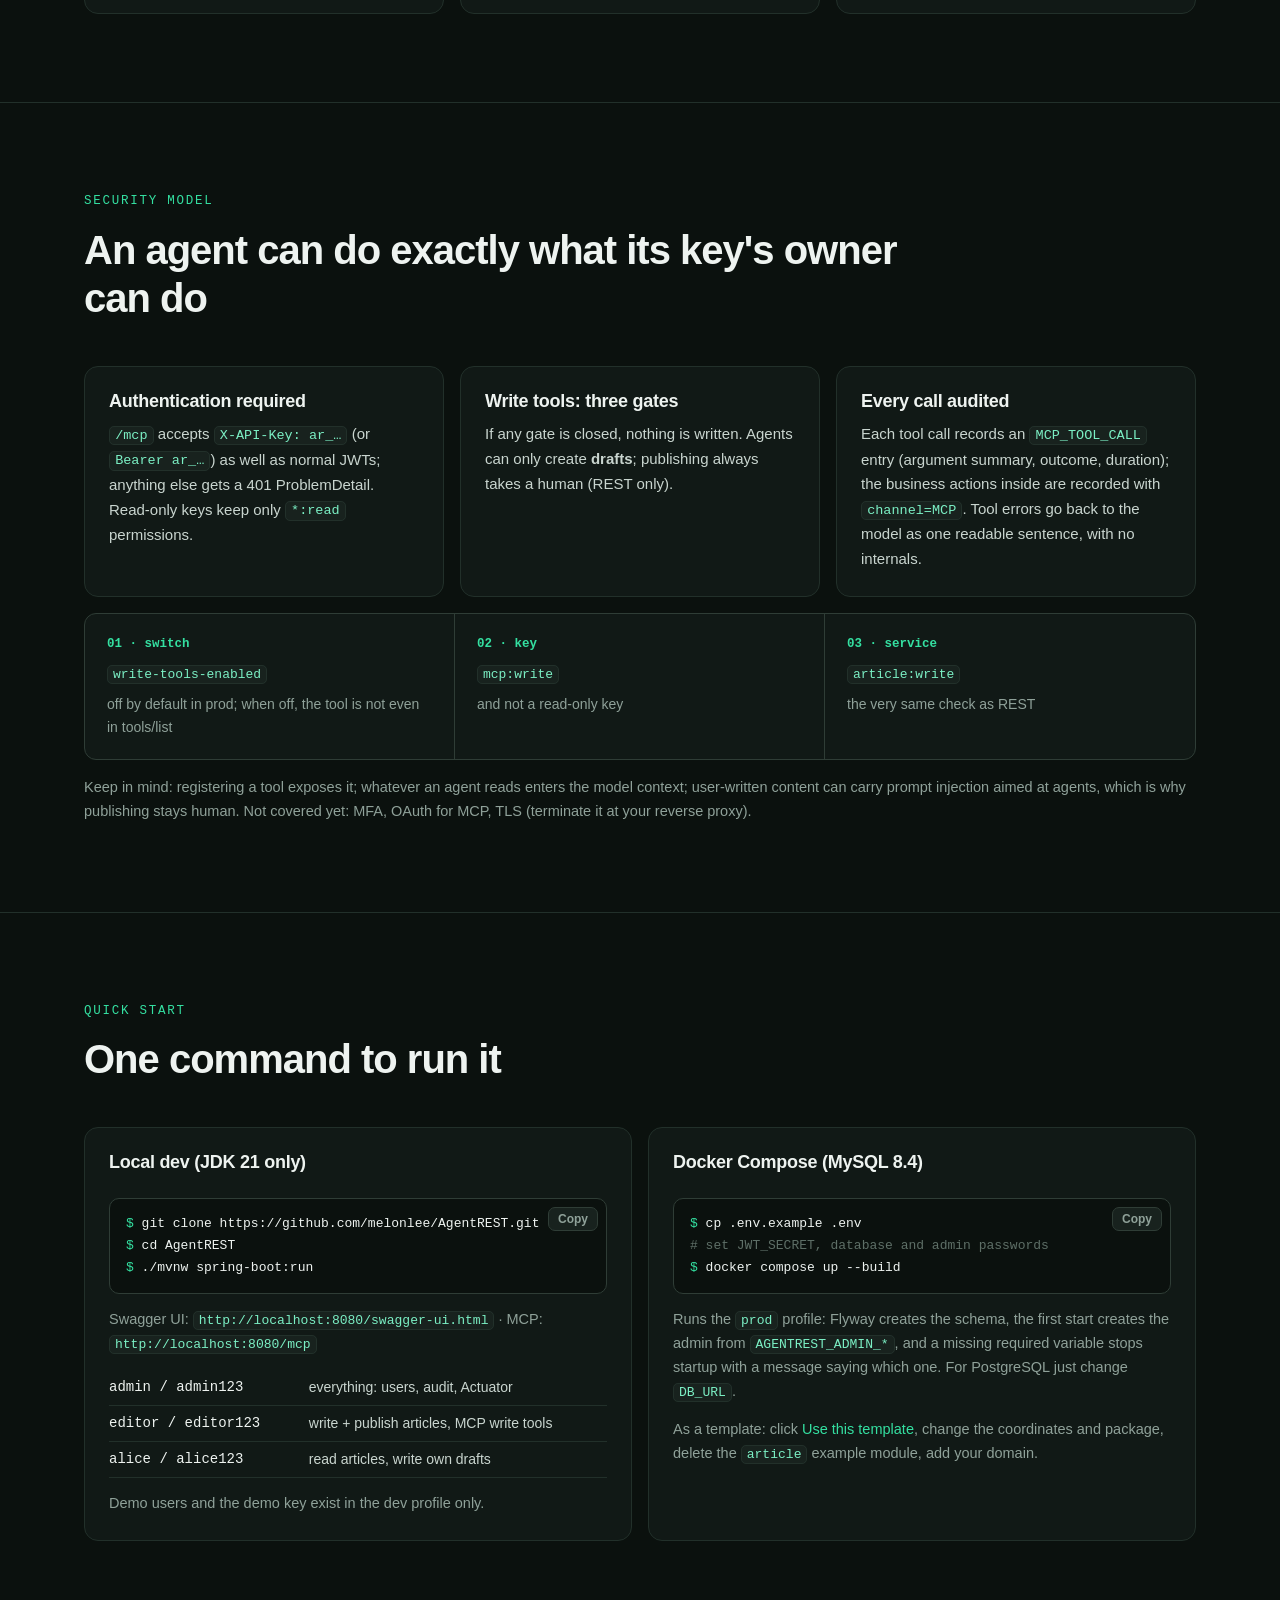
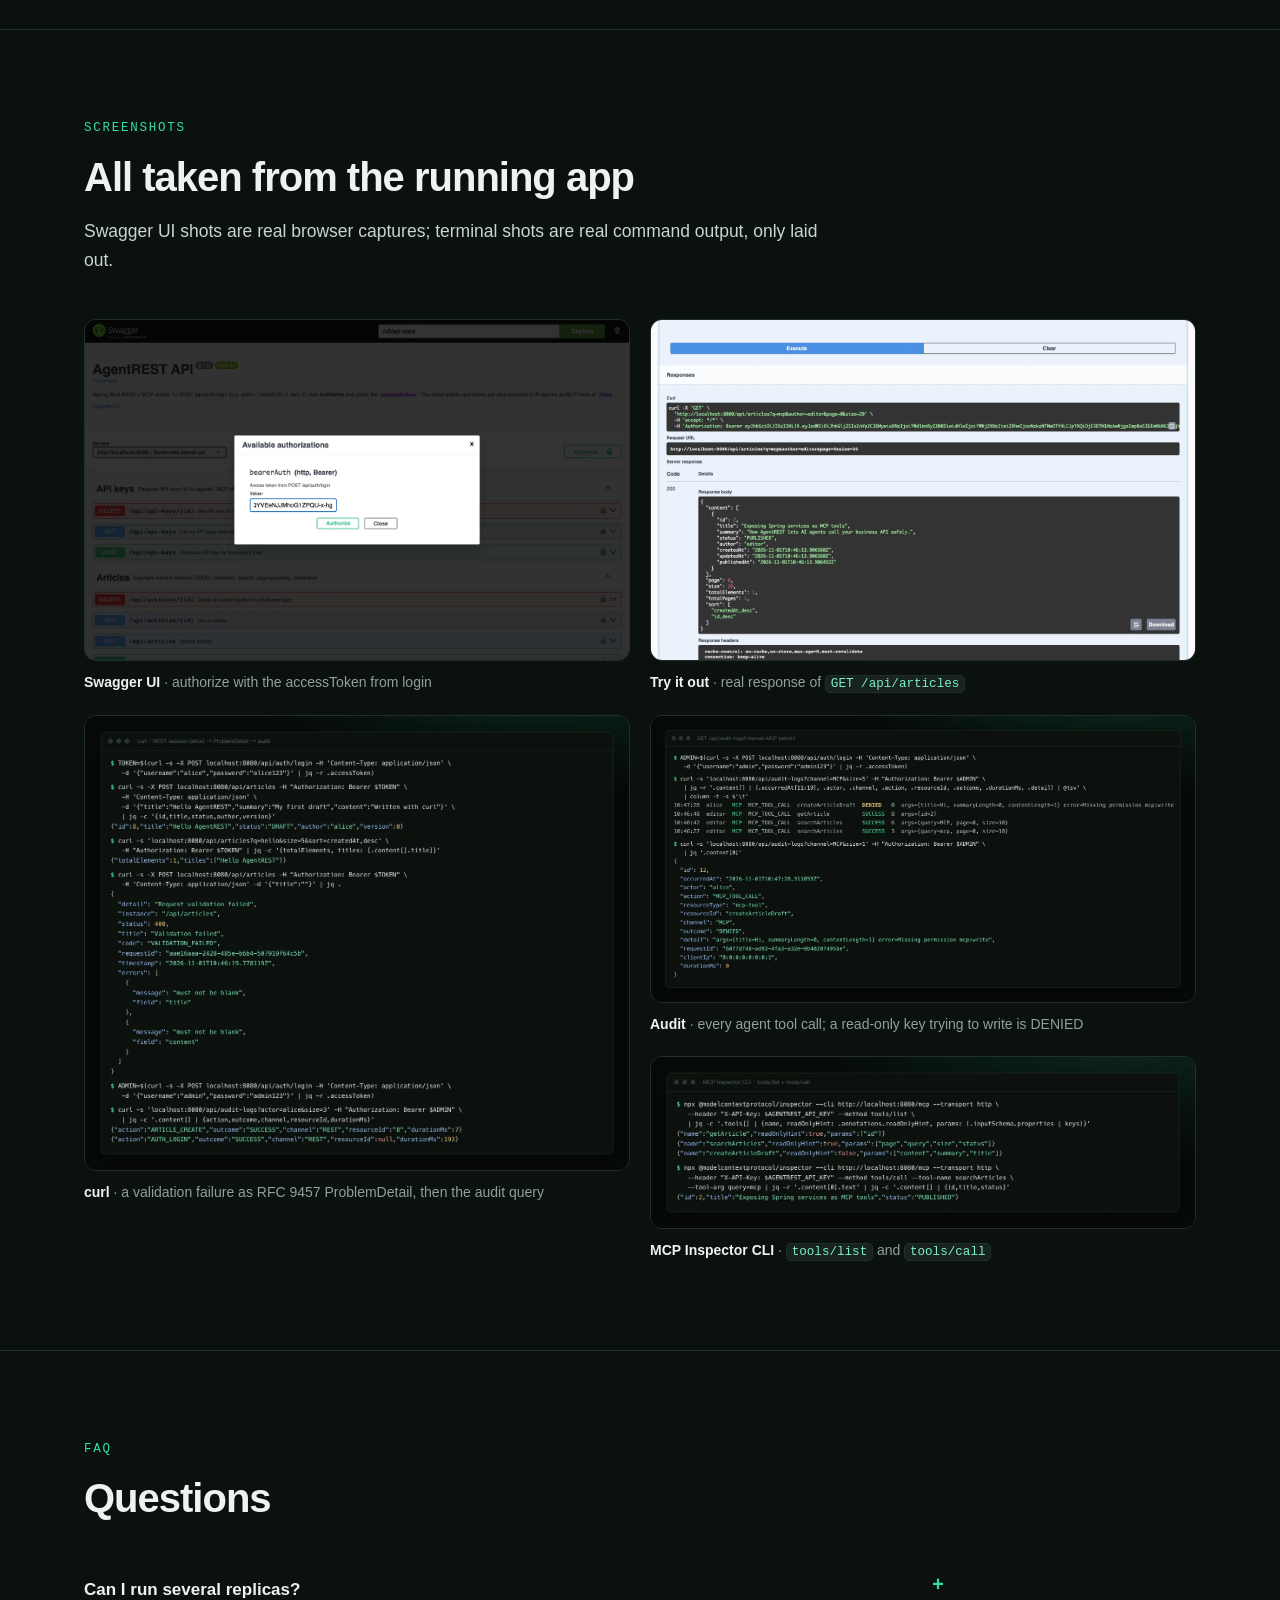
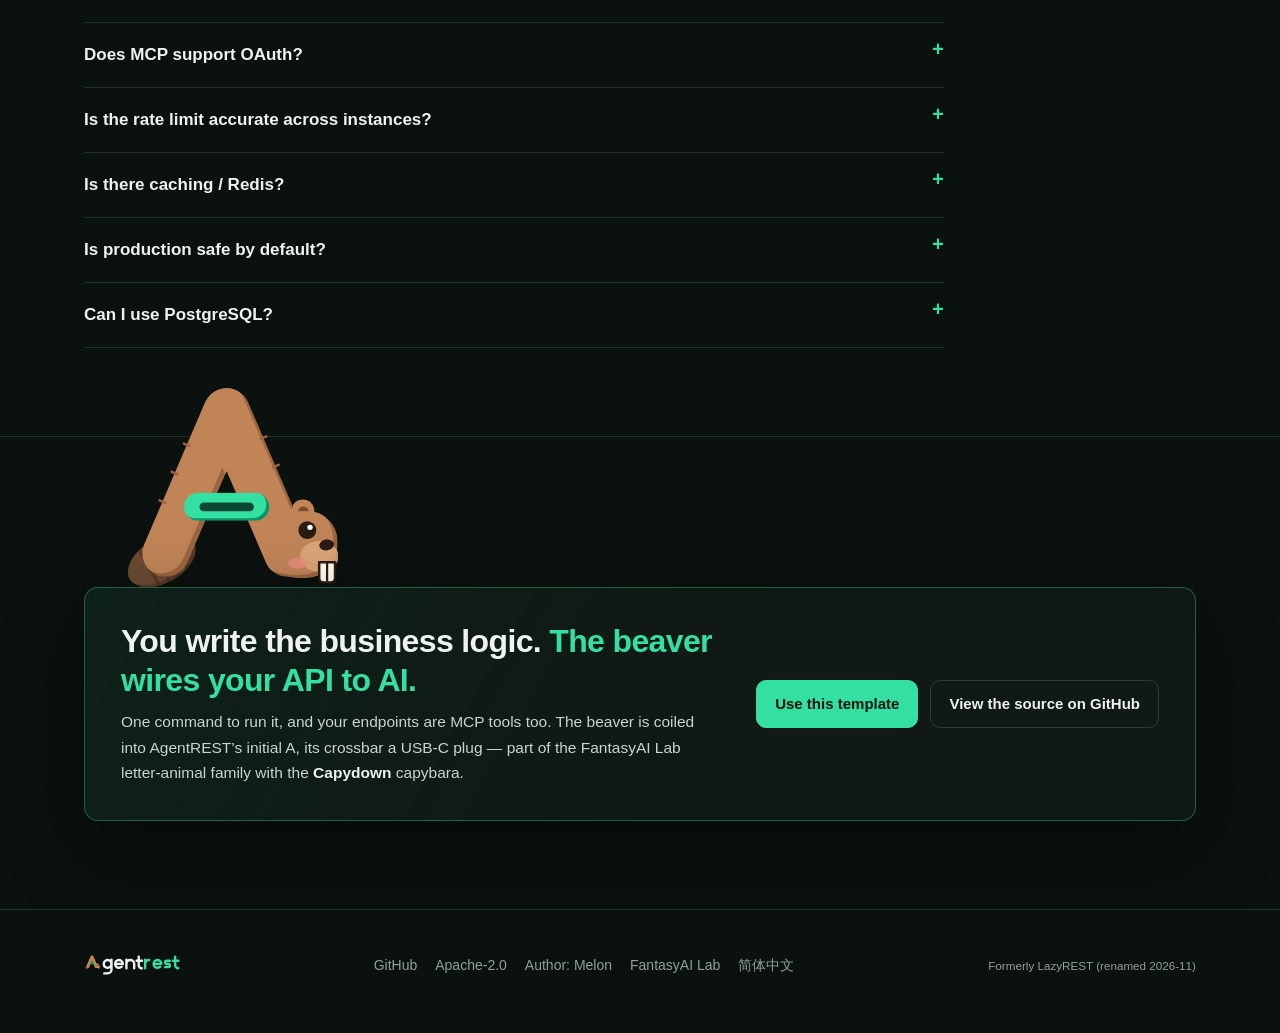
<file: website/en/index.html>
<!doctype html>
<html lang="en">
<head>
  <meta charset="utf-8" />
  <meta name="viewport" content="width=device-width, initial-scale=1" />
  <title>AgentREST: your REST API, ready for AI agents · Spring Boot REST + MCP starter</title>
  <meta name="description" content="AgentREST is an honest, production-shaped Spring Boot 4.1 / Java 21 REST starter whose endpoints are also MCP tools for AI agents like Claude Code: same permissions, same audit trail. JWT + rotating refresh tokens, API keys, RBAC, RFC 9457, Flyway, Docker." />
  <meta name="theme-color" content="#0B110E" />
  <meta name="color-scheme" content="dark" />

  <link rel="canonical" href="https://melonlee.github.io/AgentREST/en/" />
  <link rel="alternate" hreflang="zh-CN" href="https://melonlee.github.io/AgentREST/" />
  <link rel="alternate" hreflang="en" href="https://melonlee.github.io/AgentREST/en/" />
  <link rel="alternate" hreflang="x-default" href="https://melonlee.github.io/AgentREST/" />
  <meta property="og:type" content="website" />
  <meta property="og:url" content="https://melonlee.github.io/AgentREST/en/" />
  <meta property="og:site_name" content="AgentREST" />
  <meta property="og:locale" content="en_US" />
  <meta property="og:locale:alternate" content="zh_CN" />
  <meta property="og:title" content="AgentREST: your REST API, ready for AI agents" />
  <meta property="og:description" content="A Spring Boot 4.1 REST starter whose endpoints are also MCP tools: same permissions, same audit trail." />
  <meta property="og:image" content="https://melonlee.github.io/AgentREST/assets/agentrest-social-preview.png" />
  <meta property="og:image:width" content="1280" />
  <meta property="og:image:height" content="640" />
  <meta property="og:image:alt" content="AgentREST: Your REST API, ready for AI agents" />
  <meta name="twitter:card" content="summary_large_image" />
  <meta name="twitter:title" content="AgentREST: your REST API, ready for AI agents" />
  <meta name="twitter:description" content="A Spring Boot 4.1 REST starter whose endpoints are also MCP tools: same permissions, same audit trail." />
  <meta name="twitter:image" content="https://melonlee.github.io/AgentREST/assets/agentrest-social-preview.png" />

  <link rel="icon" href="../assets/favicon.ico" sizes="48x48" />
  <link rel="icon" href="../assets/favicon-32.png" type="image/png" sizes="32x32" />
  <link rel="icon" href="../assets/favicon-16.png" type="image/png" sizes="16x16" />
  <link rel="icon" href="../assets/favicon.svg" type="image/svg+xml" />
  <link rel="apple-touch-icon" href="../assets/apple-touch-icon.png" />
  <link rel="stylesheet" href="../assets/site.css" />
  <script src="../assets/site.js" defer></script>
</head>
<body>
  <a class="skip" href="#main">Skip to content</a>

  <header class="site-header">
    <nav class="wrap nav" aria-label="Main">
      <a class="brand" href="./" aria-label="AgentREST home"><img src="../assets/agentrest-logo-dark.svg" alt="AgentREST" width="125" height="26" /></a>
      <div class="nav-links">
        <a href="#how">How it works</a>
        <a href="#mcp">MCP</a>
        <a href="#inside">Features</a>
        <a href="#security">Security</a>
        <a href="#quickstart">Quick start</a>
        <a href="#faq">FAQ</a>
      </div>
      <div class="nav-right">
        <a class="lang" href="../" hreflang="zh-CN" lang="zh-CN">中文</a>
        <a class="btn sm" href="https://github.com/melonlee/AgentREST">
          <svg viewBox="0 0 16 16" aria-hidden="true"><path fill="currentColor" d="M8 0C3.58 0 0 3.58 0 8c0 3.54 2.29 6.53 5.47 7.59.4.07.55-.17.55-.38 0-.19-.01-.82-.01-1.49-2.01.37-2.53-.49-2.69-.94-.09-.23-.48-.94-.82-1.13-.28-.15-.68-.52-.01-.53.63-.01 1.08.58 1.23.82.72 1.21 1.87.87 2.33.66.07-.52.28-.87.51-1.07-1.78-.2-3.64-.89-3.64-3.95 0-.87.31-1.59.82-2.15-.08-.2-.36-1.02.08-2.12 0 0 .67-.21 2.2.82.64-.18 1.32-.27 2-.27.68 0 1.36.09 2 .27 1.53-1.04 2.2-.82 2.2-.82.44 1.1.16 1.92.08 2.12.51.56.82 1.27.82 2.15 0 3.07-1.87 3.75-3.65 3.95.29.25.54.73.54 1.48 0 1.07-.01 1.93-.01 2.2 0 .21.15.46.55.38A8.013 8.013 0 0016 8c0-4.42-3.58-8-8-8z"/></svg>
          <span class="gh-text">GitHub</span>
        </a>
      </div>
    </nav>
  </header>

  <main id="main">
    <div class="hero">
      <div class="wrap">
        <div>
          <div class="eyebrow"><span><b>Spring Boot</b> 4.1</span><span><b>Java</b> 21</span><span><b>Spring AI</b> 2.0 MCP</span><span>Apache-2.0</span></div>
          <h1>Your REST API,<br /><em>ready for AI agents.</em></h1>
          <p class="lead">An <b>honest, production-shaped</b> Spring Boot REST starter. Selected service methods are also exposed as <b>MCP tools</b>, so Claude Code, Claude Desktop and Cursor can call your business API with <b>the same permissions, validation and audit trail</b> as REST.</p>
          <div class="cta">
            <a class="btn primary" href="https://github.com/melonlee/AgentREST/generate">Use this template</a>
            <a class="btn" href="https://github.com/melonlee/AgentREST">View on GitHub</a>
          </div>
          <p class="note">Only JDK 21 needed: <code>./mvnw spring-boot:run</code>. No database, Redis or Docker.</p>
        </div>
        <div class="hero-stack">
          <div class="peek">
          <img class="beaver" src="../assets/agentrest-beaver.svg" width="849" height="805" alt="The AgentREST beaver mascot" />
          <div class="card term">
            <div class="card-head"><span class="dots"><i></i><i></i><i></i></span><span class="sockets" aria-hidden="true"><span class="tag rest">REST</span><span class="tag mcp">AI agent</span></span><span>~/AgentREST</span></div>
<pre><span class="p">$</span> claude mcp add --transport http agentrest \
    http://localhost:8080/mcp --header "X-API-Key: ar_…"
<span class="p">$</span> claude -p "Search AgentREST for articles about MCP…"
<span class="m">●</span> agentrest - searchArticles(query: "MCP")
<span class="c">  ⎿ 1 result · "Exposing Spring services as MCP tools"</span>
<span class="m">●</span> agentrest - getArticle(id: 2)</pre>
          </div>
          </div>
          <div class="card">
            <div class="card-head"><span class="dots"><i></i><i></i><i></i></span><span>GET /api/audit-logs · one trail for REST and MCP</span></div>
            <div class="audit-rows" role="table" aria-label="Audit log sample (real entries)">
              <div class="row" role="row"><span class="tag rest">REST</span><span>alice</span><span>ARTICLE_CREATE</span><span class="ok">SUCCESS</span></div>
              <div class="row" role="row"><span class="tag mcp">MCP</span><span>editor</span><span>searchArticles</span><span class="ok">SUCCESS</span></div>
              <div class="row" role="row"><span class="tag mcp">MCP</span><span>editor</span><span>getArticle</span><span class="ok">SUCCESS</span></div>
              <div class="row" role="row"><span class="tag mcp">MCP</span><span>alice</span><span>createArticleDraft</span><span class="deny">DENIED</span></div>
            </div>
          </div>
        </div>
      </div>
    </div>

    <section id="problem">
      <div class="wrap">
        <p class="kicker">The problem</p>
        <h2 class="sec-title">Agents need your business API, safely</h2>
        <p class="sec-lead">Teams want AI agents to look up orders, read the knowledge base and draft content. The hard part is not “can it call the API” but “does it follow the rules when it does”.</p>
        <div class="grid g3">
          <div class="tile bad"><div class="label">Option 1</div><h3>Let the agent hit the database</h3><p>Bypasses every business rule: no permissions, no ownership checks, no validation, and no record of who did what.</p></div>
          <div class="tile bad"><div class="label">Option 2</div><h3>Build a separate agent API</h3><p>Two sets of permissions, validation and auditing that drift apart over time, and the drift is where the holes are.</p></div>
          <div class="tile good"><div class="label">AgentREST</div><h3>Agents use the same service layer</h3><p>MCP tools are thin adapters over the same services as REST: <code>@PreAuthorize</code>, ownership, <code>@Validated</code> and <code>@Audited</code> are all reused.</p></div>
        </div>
      </div>
    </section>

    <section id="how">
      <div class="wrap">
        <p class="kicker">How it works</p>
        <h2 class="sec-title">One service layer, two front doors</h2>
        <p class="sec-lead">REST clients use JWTs; AI agents use a personal API key on <code>/mcp</code> (Streamable HTTP). Both pass the same Spring Security filter chain and land in the same database and the same audit table.</p>
        <figure class="figure">
          <img src="../assets/architecture.webp" width="1680" height="880" loading="lazy" alt="Architecture: REST clients and AI agents pass the Spring Security filter chain (JWT / API key, RBAC), reach REST controllers or MCP tools, call the same service layer and write to the database and audit log" />
          <figcaption>Errors are RFC 9457 ProblemDetails (REST) or <code>isError: true</code> plus one readable sentence (MCP). Never a stack trace.</figcaption>
        </figure>
      </div>
    </section>

    <section id="mcp">
      <div class="wrap">
        <p class="kicker">MCP in 3 steps</p>
        <h2 class="sec-title">Let Claude Code call your API</h2>
        <p class="sec-lead">The dev profile ships a demo API key bound to <code>editor</code>. Create your own with <code>POST /api/api-keys</code>, read-only recommended.</p>
        <div class="steps">
          <div class="step">
            <h3>Start the app</h3>
            <p>In-memory H2 with demo data; the MCP endpoint is <code>/mcp</code>.</p>
            <div class="code"><pre><span class="p">$ </span>./mvnw spring-boot:run</pre></div>
          </div>
          <div class="step">
            <h3>Register the MCP server</h3>
            <p>Claude Code speaks HTTP natively; pass the key as a header.</p>
            <div class="code"><pre><span class="p">$ </span>claude mcp add --transport http agentrest \
  http://localhost:8080/mcp \
  --header "X-API-Key: ar_dev_editor_0123456789abcdefghijklmnop"</pre></div>
          </div>
          <div class="step">
            <h3>Just ask</h3>
            <p>The agent picks the tools; every call lands in the audit log (<code>channel=MCP</code>).</p>
            <div class="code"><pre><span class="p">&gt; </span>Search AgentREST for articles about MCP, then read the most relevant one and summarize it in two sentences.</pre></div>
          </div>
        </div>
        <figure class="figure">
          <img src="../assets/claude-code-mcp.webp" width="1252" height="651" loading="lazy" alt="A real Claude Code session calling the agentrest searchArticles and getArticle tools and summarizing the result" />
          <figcaption>A real <code>claude -p</code> run (its stream-json transcript laid out as a terminal, content unchanged). Claude Desktop works through <code>mcp-remote</code>; the MCP Inspector CLI is verified too.</figcaption>
        </figure>
      </div>
    </section>

    <section id="inside">
      <div class="wrap">
        <p class="kicker">What's inside</p>
        <h2 class="sec-title">Everything listed exists and is tested</h2>
        <p class="sec-lead">Not included, so not claimed: caching / Redis, file upload, multi-tenancy, an OAuth2 authorization server, MFA. Add them when you need them.</p>
        <div class="feat">
          <div class="tile"><h3>Auth <code>auth</code></h3><p>BCrypt login, JWT access tokens (HS256, 15 min), opaque refresh tokens: hashed, rotated on every use, reuse detection revokes the family. Per-IP rate limit on login / refresh / register (429 + <code>Retry-After</code>).</p></div>
          <div class="tile"><h3>API keys</h3><p><code>ar_</code> prefix (legacy <code>lr_</code> keys from 2.0 keep working), stored as SHA-256 only, shown once, revocable, optionally read-only; accepted on <code>/mcp</code> only.</p></div>
          <div class="tile"><h3>RBAC <code>user</code></h3><p>Roles plus fine-grained permissions (<code>article:write</code>, <code>audit:read</code>, <code>mcp:write</code> …), <code>@PreAuthorize</code> method security, admin user management, first admin bootstrapped from env vars.</p></div>
          <div class="tile"><h3>Example domain <code>article</code></h3><p>CRUD, Jakarta Validation, paging + whitelisted sorting, safely escaped search, ownership checks (others' drafts 404, editing others' articles 403), optimistic locking, publishing. Delete it in one go.</p></div>
          <div class="tile"><h3>Audit <code>audit</code></h3><p>An <code>@Audited</code> aspect records who, what, outcome (SUCCESS / DENIED / FAILURE), channel (REST / MCP), requestId, IP and duration, persisted in its own transaction and queryable by admins.</p></div>
          <div class="tile"><h3>MCP <code>mcp</code></h3><p>Streamable HTTP endpoint <code>/mcp</code>: <code>searchArticles</code>, <code>getArticle</code>, <code>createArticleDraft</code>, with JSON schemas and hints like <code>readOnlyHint</code>. Authentication required.</p></div>
          <div class="tile"><h3>Errors &amp; tracing</h3><p>RFC 9457 <code>application/problem+json</code> with <code>code</code>, <code>requestId</code> and field-level <code>errors</code>; <code>X-Request-Id</code> in the log MDC.</p></div>
          <div class="tile"><h3>Persistence</h3><p>Spring Data JPA + Flyway migrations (Hibernate only validates). dev = H2 + demo data; prod = MySQL 8 or PostgreSQL, refusing to start without secrets.</p></div>
          <div class="tile"><h3>Ops &amp; delivery</h3><p>OpenAPI 3 + Swagger UI, Actuator (only health public), Prometheus, graceful shutdown, virtual threads; multi-stage Dockerfile, docker-compose, GitHub Actions CI. 70 tests + Testcontainers.</p></div>
        </div>
      </div>
    </section>

    <section id="security">
      <div class="wrap">
        <p class="kicker">Security model</p>
        <h2 class="sec-title">An agent can do exactly what its key's owner can do</h2>
        <div class="grid g3">
          <div class="tile"><h3>Authentication required</h3><p><code>/mcp</code> accepts <code>X-API-Key: ar_…</code> (or <code>Bearer ar_…</code>) as well as normal JWTs; anything else gets a 401 ProblemDetail. Read-only keys keep only <code>*:read</code> permissions.</p></div>
          <div class="tile"><h3>Write tools: three gates</h3><p>If any gate is closed, nothing is written. Agents can only create <b>drafts</b>; publishing always takes a human (REST only).</p></div>
          <div class="tile"><h3>Every call audited</h3><p>Each tool call records an <code>MCP_TOOL_CALL</code> entry (argument summary, outcome, duration); the business actions inside are recorded with <code>channel=MCP</code>. Tool errors go back to the model as one readable sentence, with no internals.</p></div>
        </div>
        <div class="gates">
              <div class="gate"><b>01 · switch</b><code>write-tools-enabled</code><p>off by default in prod; when off, the tool is not even in tools/list</p></div>
              <div class="gate"><b>02 · key</b><code>mcp:write</code><p>and not a read-only key</p></div>
              <div class="gate"><b>03 · service</b><code>article:write</code><p>the very same check as REST</p></div>
            </div>
        <p class="honest">Keep in mind: registering a tool exposes it; whatever an agent reads enters the model context; user-written content can carry prompt injection aimed at agents, which is why publishing stays human. Not covered yet: MFA, OAuth for MCP, TLS (terminate it at your reverse proxy).</p>
      </div>
    </section>

    <section id="quickstart">
      <div class="wrap">
        <p class="kicker">Quick start</p>
        <h2 class="sec-title">One command to run it</h2>
        <div class="qs">
          <div class="tile">
            <h3>Local dev (JDK 21 only)</h3>
            <div class="code"><pre><span class="p">$ </span>git clone https://github.com/melonlee/AgentREST.git
<span class="p">$ </span>cd AgentREST
<span class="p">$ </span>./mvnw spring-boot:run</pre></div>
            <p>Swagger UI: <code>http://localhost:8080/swagger-ui.html</code> · MCP: <code>http://localhost:8080/mcp</code></p>
            <table class="users"><tbody>
              <tr><td>admin / admin123</td><td>everything: users, audit, Actuator</td></tr>
              <tr><td>editor / editor123</td><td>write + publish articles, MCP write tools</td></tr>
              <tr><td>alice / alice123</td><td>read articles, write own drafts</td></tr>
            </tbody></table>
            <p>Demo users and the demo key exist in the dev profile only.</p>
          </div>
          <div class="tile">
            <h3>Docker Compose (MySQL 8.4)</h3>
            <div class="code"><pre><span class="p">$ </span>cp .env.example .env
<span class="c"># set JWT_SECRET, database and admin passwords</span>
<span class="p">$ </span>docker compose up --build</pre></div>
            <p>Runs the <code>prod</code> profile: Flyway creates the schema, the first start creates the admin from <code>AGENTREST_ADMIN_*</code>, and a missing required variable stops startup with a message saying which one. For PostgreSQL just change <code>DB_URL</code>.</p>
            <p>As a template: click <a href="https://github.com/melonlee/AgentREST/generate">Use this template</a>, change the coordinates and package, delete the <code>article</code> example module, add your domain.</p>
          </div>
        </div>
      </div>
    </section>

    <section id="screenshots">
      <div class="wrap">
        <p class="kicker">Screenshots</p>
        <h2 class="sec-title">All taken from the running app</h2>
        <p class="sec-lead">Swagger UI shots are real browser captures; terminal shots are real command output, only laid out.</p>
        <div class="shots">
          <figure><img src="../assets/swagger-authorize.webp" width="1440" height="900" loading="lazy" alt="Swagger UI Authorize dialog with the accessToken from login" /><figcaption><b>Swagger UI</b> · authorize with the accessToken from login</figcaption></figure>
          <figure><img src="../assets/swagger-execute.webp" width="1440" height="900" loading="lazy" alt="Swagger UI executing GET /api/articles with a real response" /><figcaption><b>Try it out</b> · real response of <code>GET /api/articles</code></figcaption></figure>
          <figure><img src="../assets/terminal-curl.webp" width="1252" height="1045" loading="lazy" alt="curl session: login, create draft, search, validation failure as ProblemDetail, admin audit query" /><figcaption><b>curl</b> · a validation failure as RFC 9457 ProblemDetail, then the audit query</figcaption></figure>
          <div class="stack"><figure><img src="../assets/terminal-audit.webp" width="1412" height="743" loading="lazy" alt="MCP tool calls in the audit log, including one denied write" /><figcaption><b>Audit</b> · every agent tool call; a read-only key trying to write is DENIED</figcaption></figure>
          <figure><img src="../assets/terminal-inspector.webp" width="1252" height="393" loading="lazy" alt="MCP Inspector CLI output for tools/list and tools/call" /><figcaption><b>MCP Inspector CLI</b> · <code>tools/list</code> and <code>tools/call</code></figcaption></figure></div>
        </div>
      </div>
    </section>

    <section id="faq">
      <div class="wrap">
        <p class="kicker">FAQ</p>
        <h2 class="sec-title">Questions</h2>
        <div class="faq">
          <details><summary>Can I run several replicas?</summary><p>The REST side is stateless, so yes. MCP Streamable HTTP sessions live in memory: use sticky sessions with several replicas, or switch to <code>protocol: STATELESS</code> (and swap the transport bean in <code>McpServerConfig</code> for the stateless variant).</p></details>
          <details><summary>Does MCP support OAuth?</summary><p>Not yet. Authentication is a personal API key (or a normal JWT). OAuth 2.1 for MCP is on the roadmap; until there is an authorization server, AgentREST deliberately does not advertise OAuth metadata in <code>WWW-Authenticate</code>, so clients don't start a login flow that cannot succeed.</p></details>
          <details><summary>Is the rate limit accurate across instances?</summary><p>No. The login / refresh / register limiter is in-memory per instance, so each replica counts on its own. Swap in Bucket4j + Redis when you need a global limit.</p></details>
          <details><summary>Is there caching / Redis?</summary><p>No. Nothing in the example needs it, so v2 does not claim it.</p></details>
          <details><summary>Is production safe by default?</summary><p>With the <code>prod</code> profile, a missing <code>JWT_SECRET</code> or database config stops startup, the dev secret is rejected, MCP write tools, self-registration and Swagger UI are off by default, and Actuator exposes only health.</p></details>
          <details><summary>Can I use PostgreSQL?</summary><p>Yes. Set <code>DB_URL</code> to <code>jdbc:postgresql://host:5432/agentrest</code> and Flyway picks <code>db/migration/postgresql</code>. CI runs the full flow on MySQL 8.4 and PostgreSQL 17 with Testcontainers.</p></details>
        </div>
      </div>
    </section>
    <section class="closing" aria-label="Get started">
      <div class="wrap">
        <div class="peek">
          <img class="beaver" src="../assets/agentrest-beaver.svg" width="849" height="805" alt="" loading="lazy" />
          <div class="card closing-card">
            <div>
              <h2>You write the business logic. <em>The beaver wires your API to AI.</em></h2>
              <p>One command to run it, and your endpoints are MCP tools too. The beaver is coiled into AgentREST’s initial A, its crossbar a USB-C plug — part of the FantasyAI Lab letter-animal family with the <b>Capydown</b> capybara.</p>
            </div>
            <div class="cta">
              <a class="btn primary" href="https://github.com/melonlee/AgentREST/generate">Use this template</a>
              <a class="btn" href="https://github.com/melonlee/AgentREST">View the source on GitHub</a>
            </div>
          </div>
        </div>
      </div>
    </section>
  </main>

  <footer class="site-footer">
    <div class="wrap">
      <img src="../assets/agentrest-logo-dark.svg" alt="AgentREST" width="106" height="22" loading="lazy" />
      <nav aria-label="Footer">
        <a href="https://github.com/melonlee/AgentREST">GitHub</a>
        <a href="https://github.com/melonlee/AgentREST/blob/HEAD/LICENSE">Apache-2.0</a>
        <a href="https://github.com/melonlee">Author: Melon</a>
        <a href="https://fantasyailab.com/">FantasyAI Lab</a>
        <a href="../" hreflang="zh-CN" lang="zh-CN">简体中文</a>
      </nav>
      <small>Formerly LazyREST (renamed 2026-11)</small>
    </div>
  </footer>
</body>
</html>
</file>
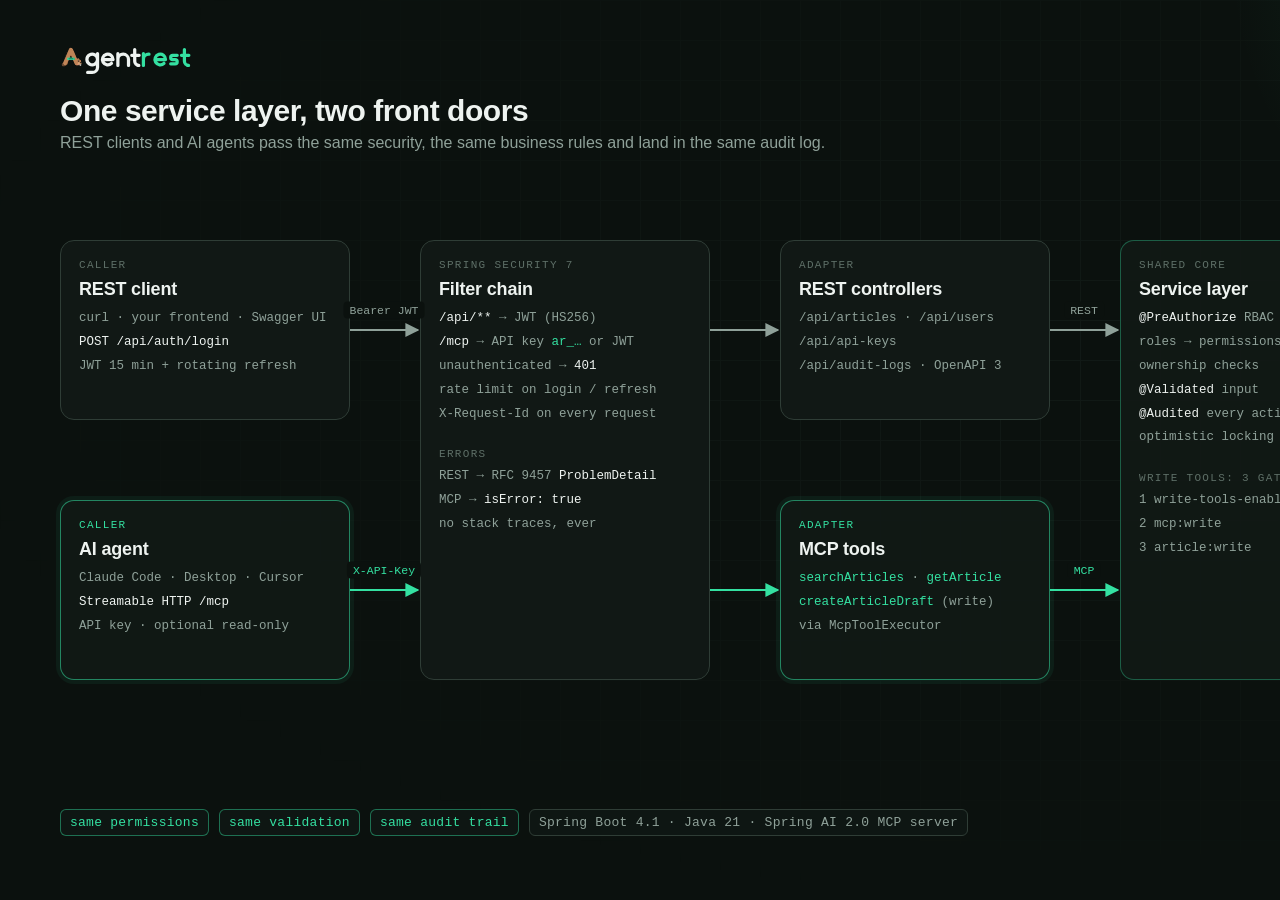
<file: docs/assets/brand/src/architecture.html>
<!doctype html><html><head><meta charset="utf-8"><link rel="stylesheet" href="brand.css">
<style>
.canvas { width: 1680px; height: 880px; }
.canvas > header, .canvas > footer, .canvas > .lbl { position: absolute; }
.canvas::after { right: -380px; top: -500px; }
header { position: absolute; left: 60px; top: 46px; }
header img { height: 30px; display: block; margin-bottom: 18px; }
header h1 { font-size: 30px; letter-spacing: -.015em; font-weight: 700; }
header p { margin-top: 6px; color: var(--muted); font-size: 16px; }
.box { position: absolute; background: rgba(17,25,22,.94); border: 1px solid var(--line-2); border-radius: 14px; padding: 18px 18px 16px; }
.box.mcpb { border-color: rgba(52,224,161,.55); box-shadow: 0 0 0 4px rgba(52,224,161,.06); }
.box.core { border-color: rgba(52,224,161,.35); }
.k { font-family: var(--mono); font-size: 11px; letter-spacing: .12em; text-transform: uppercase; color: var(--dim); margin-bottom: 8px; }
.box h3 { font-size: 18px; font-weight: 650; margin-bottom: 10px; letter-spacing: -.01em; }
.box ul { list-style: none; display: grid; gap: 7px; }
.box li { font-family: var(--mono); font-size: 12.5px; color: var(--muted); line-height: 1.35; }
.box li b { color: var(--paper); font-weight: 500; }
.box li .m { color: var(--mint); }
svg.wires { position: absolute; inset: 0; z-index: 0; }
.lbl { position: absolute; font-family: var(--mono); font-size: 11.5px; color: var(--muted); background: var(--ink); padding: 2px 6px; border-radius: 4px; transform: translate(-50%, -50%); z-index: 2; }
.lbl.m { color: var(--mint); }
footer { position: absolute; left: 60px; right: 60px; bottom: 44px; display: flex; gap: 10px; align-items: center; flex-wrap: wrap; }
footer .chip { font-size: 13px; }
footer .chip.m { color: var(--mint); border-color: rgba(52,224,161,.45); }
</style></head><body>
<div class="canvas">
  <header><img src="../agentrest-logo-dark.svg"><h1>One service layer, two front doors</h1><p>REST clients and AI agents pass the same security, the same business rules and land in the same audit log.</p></header>

  <svg class="wires" width="1680" height="880" viewBox="0 0 1680 880">
    <defs>
      <marker id="ag" viewBox="0 0 10 10" refX="9" refY="5" markerWidth="7" markerHeight="7" orient="auto"><path d="M0 0 L10 5 L0 10 z" fill="#8FA199"/></marker>
      <marker id="am" viewBox="0 0 10 10" refX="9" refY="5" markerWidth="7" markerHeight="7" orient="auto"><path d="M0 0 L10 5 L0 10 z" fill="#34E0A1"/></marker>
    </defs>
    <g fill="none" stroke-width="2">
      <path d="M350 330 H418" stroke="#8FA199" marker-end="url(#ag)"/>
      <path d="M710 330 H778" stroke="#8FA199" marker-end="url(#ag)"/>
      <path d="M1050 330 H1118" stroke="#8FA199" marker-end="url(#ag)"/>
      <path d="M350 590 H418" stroke="#34E0A1" marker-end="url(#am)"/>
      <path d="M710 590 H778" stroke="#34E0A1" marker-end="url(#am)"/>
      <path d="M1050 590 H1118" stroke="#34E0A1" marker-end="url(#am)"/>
      <path d="M1370 330 H1438" stroke="#8FA199" marker-end="url(#ag)"/>
      <path d="M1370 590 H1438" stroke="#8FA199" marker-end="url(#ag)"/>
    </g>
  </svg>
  <span class="lbl" style="left:384px;top:310px">Bearer JWT</span>
  <span class="lbl m" style="left:384px;top:570px">X-API-Key</span>
  <span class="lbl" style="left:1084px;top:310px">REST</span>
  <span class="lbl m" style="left:1084px;top:570px">MCP</span>

  <div class="box" style="left:60px;top:240px;width:290px;height:180px">
    <div class="k">Caller</div><h3>REST client</h3>
    <ul><li>curl · your frontend · Swagger UI</li><li><b>POST /api/auth/login</b></li><li>JWT 15 min + rotating refresh</li></ul>
  </div>
  <div class="box mcpb" style="left:60px;top:500px;width:290px;height:180px">
    <div class="k" style="color:var(--mint)">Caller</div><h3>AI agent</h3>
    <ul><li>Claude Code · Desktop · Cursor</li><li><b>Streamable HTTP /mcp</b></li><li>API key · optional read-only</li></ul>
  </div>

  <div class="box" style="left:420px;top:240px;width:290px;height:440px">
    <div class="k">Spring Security 7</div><h3>Filter chain</h3>
    <ul>
      <li><b>/api/**</b> → JWT (HS256)</li>
      <li><b>/mcp</b> → API key <span class="m">ar_…</span> or JWT</li>
      <li>unauthenticated → <b>401</b></li>
      <li>rate limit on login / refresh</li>
      <li>X-Request-Id on every request</li>
    </ul>
    <div class="k" style="margin-top:26px">Errors</div>
    <ul><li>REST → RFC 9457 <b>ProblemDetail</b></li><li>MCP → <b>isError: true</b></li><li>no stack traces, ever</li></ul>
  </div>

  <div class="box" style="left:780px;top:240px;width:270px;height:180px">
    <div class="k">Adapter</div><h3>REST controllers</h3>
    <ul><li>/api/articles · /api/users</li><li>/api/api-keys</li><li>/api/audit-logs · OpenAPI 3</li></ul>
  </div>
  <div class="box mcpb" style="left:780px;top:500px;width:270px;height:180px">
    <div class="k" style="color:var(--mint)">Adapter</div><h3>MCP tools</h3>
    <ul><li><span class="m">searchArticles</span> · <span class="m">getArticle</span></li><li><span class="m">createArticleDraft</span> (write)</li><li>via McpToolExecutor</li></ul>
  </div>

  <div class="box core" style="left:1120px;top:240px;width:250px;height:440px">
    <div class="k">Shared core</div><h3>Service layer</h3>
    <ul>
      <li><b>@PreAuthorize</b> RBAC</li>
      <li>roles → permissions</li>
      <li>ownership checks</li>
      <li><b>@Validated</b> input</li>
      <li><b>@Audited</b> every action</li>
      <li>optimistic locking</li>
    </ul>
    <div class="k" style="margin-top:26px">Write tools: 3 gates</div>
    <ul><li>1 write-tools-enabled</li><li>2 mcp:write</li><li>3 article:write</li></ul>
  </div>

  <div class="box" style="left:1440px;top:240px;width:180px;height:180px">
    <div class="k">Data</div><h3>Database</h3>
    <ul><li>JPA + Flyway</li><li>H2 (dev)</li><li>MySQL / PostgreSQL</li></ul>
  </div>
  <div class="box core" style="left:1440px;top:500px;width:180px;height:180px">
    <div class="k">Data</div><h3>Audit log</h3>
    <ul><li>who · what · when</li><li>outcome</li><li>channel <b>REST</b>|<span class="m">MCP</span></li></ul>
  </div>

  <footer>
    <span class="chip m">same permissions</span><span class="chip m">same validation</span><span class="chip m">same audit trail</span>
    <span class="chip">Spring Boot 4.1 · Java 21 · Spring AI 2.0 MCP server</span>
  </footer>
</div></body></html>
</file>
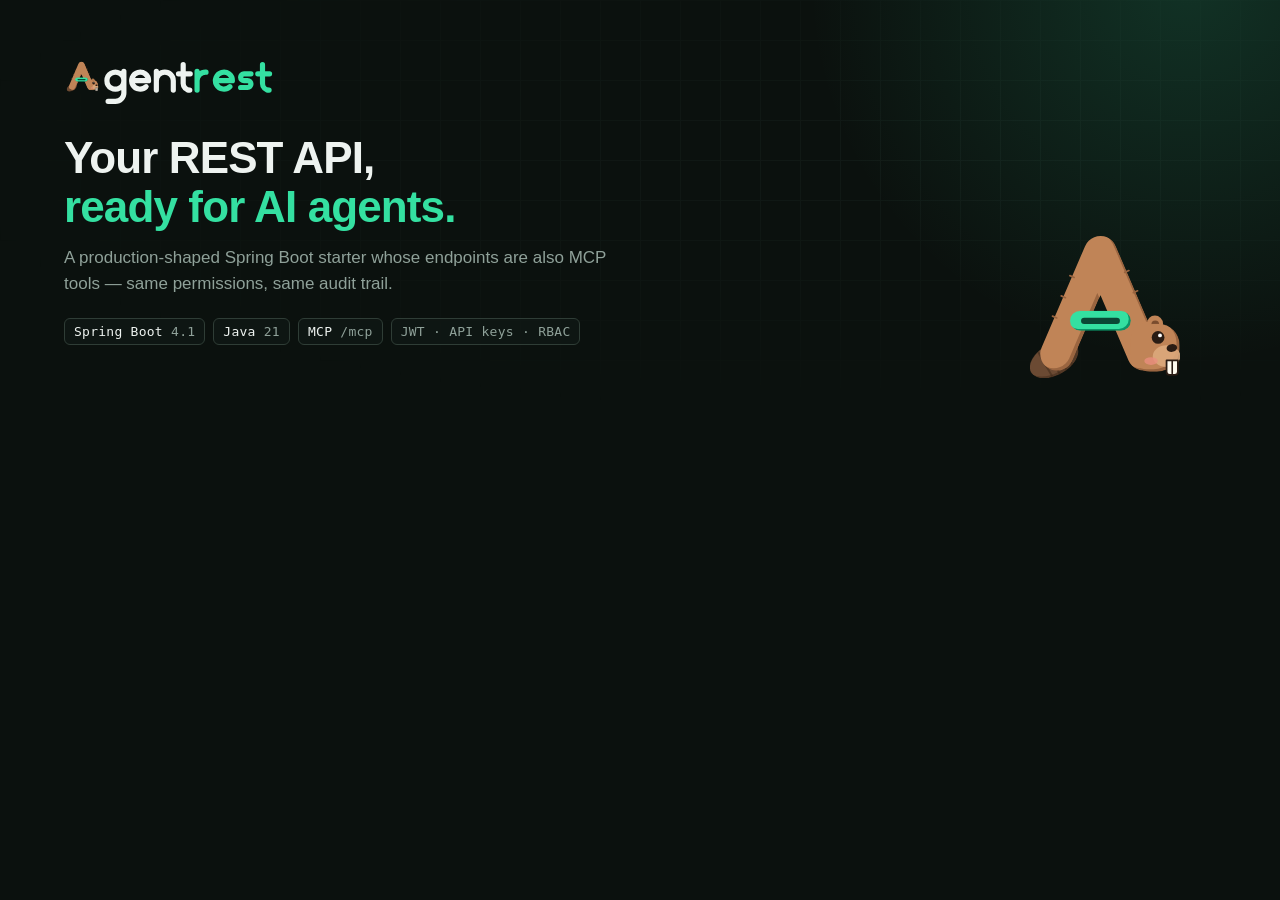
<file: docs/assets/brand/src/banner.html>
<!doctype html><html><head><meta charset="utf-8"><link rel="stylesheet" href="brand.css">
<style>
.canvas { width: 1280px; height: 400px; padding: 44px 64px 0; display: grid; grid-template-columns: 1fr 540px; gap: 48px; }
.canvas::after { right: -360px; top: -470px; }
.left { align-self: center; padding-bottom: 40px; }
.logo { height: 48px; display: block; margin-bottom: 26px; }
h1 { font-size: 44px; line-height: 1.12; letter-spacing: -.02em; font-weight: 700; }
p.sub { margin-top: 14px; font-size: 17px; line-height: 1.5; color: var(--muted); max-width: 560px; }
.chips { margin-top: 22px; }
.peek { align-self: end; margin-bottom: 22px; }
.peek > .beaver { right: 36px; width: 150px; }
</style></head><body>
<div class="canvas">
  <div class="left">
    <img class="logo" src="../agentrest-logo-dark.svg">
    <h1>Your REST API,<br><span class="mint">ready for AI agents.</span></h1>
    <p class="sub">A production-shaped Spring Boot starter whose endpoints are also MCP tools — same permissions, same audit trail.</p>
    <div class="chips"><span class="chip"><b>Spring Boot</b> 4.1</span><span class="chip"><b>Java</b> 21</span><span class="chip"><b>MCP</b> /mcp</span><span class="chip">JWT · API keys · RBAC</span></div>
  </div>
  <div class="peek"><img class="beaver" src="../agentrest-beaver.svg" alt=""><!--include:audit-card--></div>
</div>
</body></html>
</file>
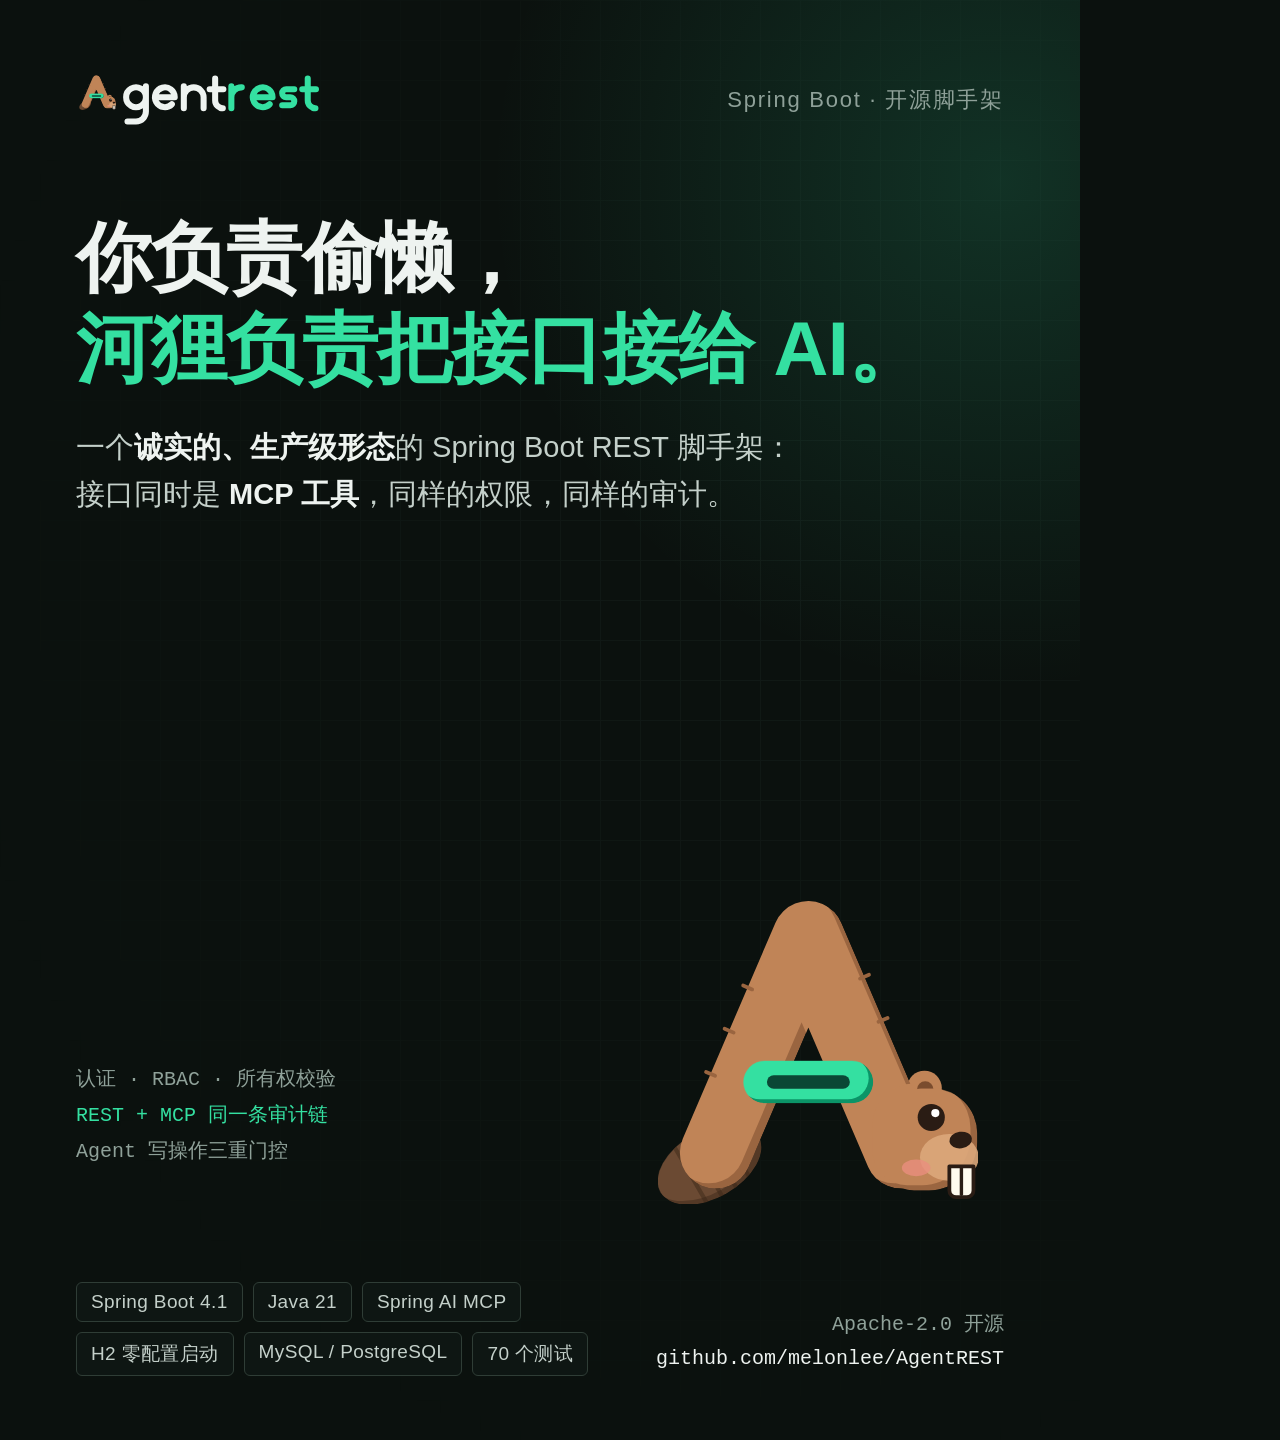
<file: docs/assets/brand/src/poster-zh.html>
<!doctype html><html lang="zh-CN"><head><meta charset="utf-8"><link rel="stylesheet" href="brand.css">
<style>
.canvas { width: 1080px; height: 1440px; padding: 72px 76px; }
.canvas::after { width: 1200px; height: 1200px; right: -520px; top: -420px; }
.top { display: flex; justify-content: space-between; align-items: center; }
.top img { height: 56px; }
.top span { font-size: 22px; color: var(--muted); letter-spacing: .08em; }
h1 { margin-top: 84px; font-size: 76px; line-height: 1.2; font-weight: 800; letter-spacing: -.01em; }
p.sub { margin-top: 30px; font-size: 29px; line-height: 1.6; color: #C4D0CA; }
p.sub b { color: var(--paper); }
.peek { position: absolute; left: 76px; right: 76px; bottom: 236px; }
.peek > .beaver { right: 26px; width: 320px; }
.peek > .tag-note { position: absolute; bottom: calc(100% + 34px); left: 0; font-family: var(--mono); font-size: 20px; line-height: 1.8; color: var(--muted); }
.peek > .tag-note b { color: var(--mint); font-weight: 500; }
.term pre { font-size: 19px; line-height: 1.75; padding: 22px 26px 26px; }
.term .card-head { font-size: 15px; }
.canvas > footer { left: 76px; right: 76px; bottom: 64px; display: flex; justify-content: space-between; align-items: flex-end; }
.canvas > footer .chips { max-width: 600px; gap: 10px; }
.canvas > footer .chip { font-family: var(--sans); font-size: 19px; padding: 8px 14px; color: #C4D0CA; }
.canvas > footer .r { text-align: right; font-family: var(--mono); font-size: 20px; color: var(--muted); line-height: 1.7; }
.canvas > footer .r b { color: var(--paper); font-weight: 500; }
</style></head><body>
<div class="canvas">
  <div class="top"><img src="../agentrest-logo-dark.svg"><span>Spring Boot · 开源脚手架</span></div>
  <h1>你负责偷懒，<br><span class="mint">河狸负责把接口接给 AI。</span></h1>
  <p class="sub">一个<b>诚实的、生产级形态</b>的 Spring Boot REST 脚手架：<br>接口同时是 <b>MCP 工具</b>，同样的权限，同样的审计。</p>
  <div class="peek">
    <div class="tag-note">认证 · RBAC · 所有权校验<br><b>REST + MCP 同一条审计链</b><br>Agent 写操作三重门控</div>
    <img class="beaver" src="../agentrest-beaver.svg" alt="">
    <!--include:term-mcp-->
  </div>
  <footer>
    <div class="chips"><span class="chip">Spring Boot 4.1</span><span class="chip">Java 21</span><span class="chip">Spring AI MCP</span><span class="chip">H2 零配置启动</span><span class="chip">MySQL / PostgreSQL</span><span class="chip">70 个测试</span></div>
    <div class="r">Apache-2.0 开源<br><b>github.com/melonlee/AgentREST</b></div>
  </footer>
</div></body></html>
</file>
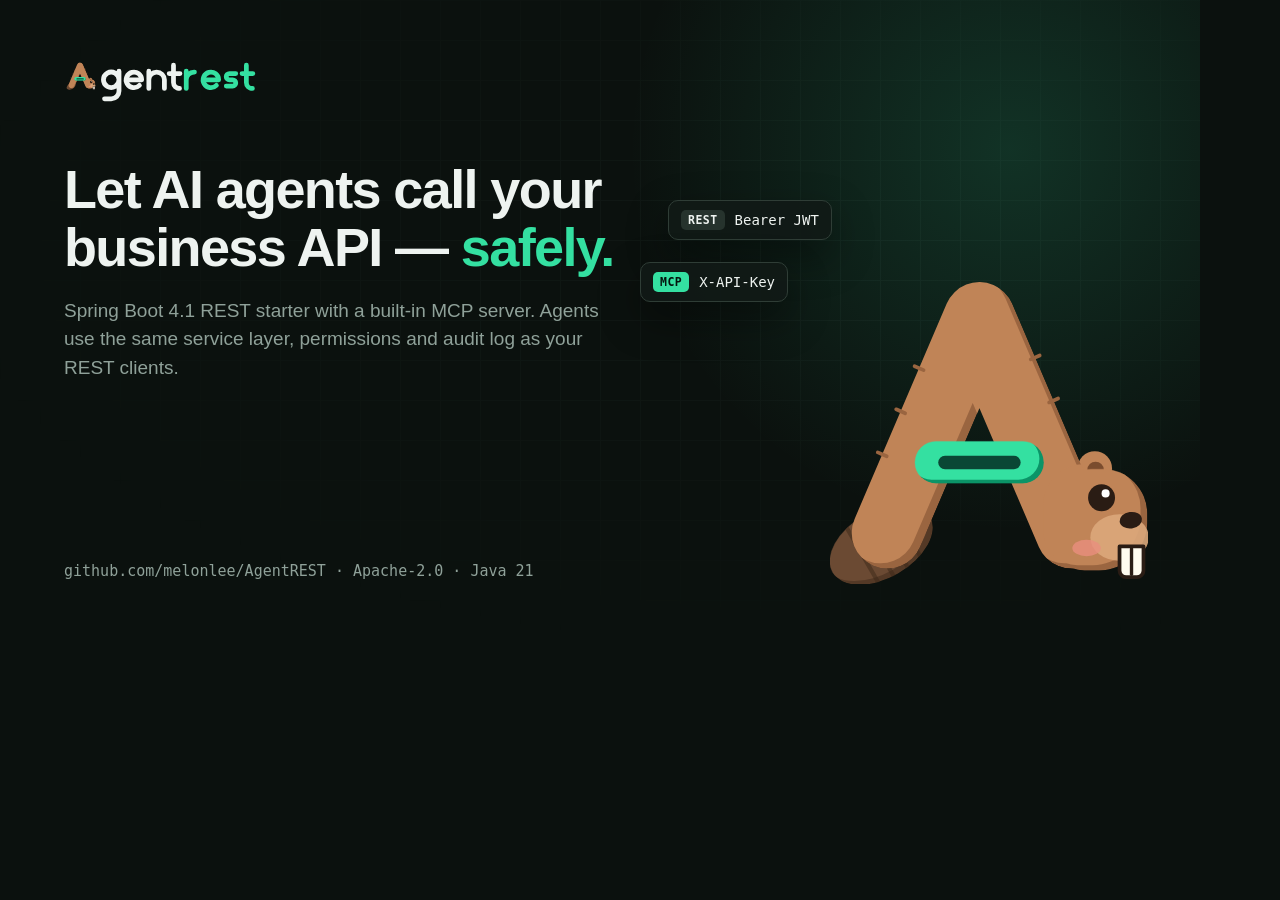
<file: docs/assets/brand/src/share-card-en.html>
<!doctype html><html><head><meta charset="utf-8"><link rel="stylesheet" href="brand.css">
<style>
.canvas { width: 1200px; height: 630px; padding: 60px 64px; }
.canvas::after { right: -260px; top: -300px; }
.logo { height: 44px; display: block; }
h1 { margin-top: 56px; font-size: 54px; line-height: 1.08; letter-spacing: -.03em; font-weight: 750; max-width: 620px; }
p.sub { margin-top: 20px; font-size: 19px; line-height: 1.5; color: var(--muted); max-width: 560px; }
.beaver { position: absolute; right: 52px; bottom: 46px; width: 318px; }
.say { position: absolute; display: flex; align-items: center; gap: 10px; font-family: var(--mono); font-size: 14px; color: var(--muted); background: rgba(17,25,22,.92); border: 1px solid var(--line-2); border-radius: 10px; padding: 9px 12px; box-shadow: 0 16px 40px rgba(0,0,0,.4); }
.say b { color: var(--paper); font-weight: 500; }
.canvas > footer { left: 64px; bottom: 50px; font-family: var(--mono); font-size: 15px; color: var(--muted); }
</style></head><body>
<div class="canvas">
  <img class="logo" src="../agentrest-logo-dark.svg">
  <h1>Let AI agents call your business API — <span class="mint">safely.</span></h1>
  <p class="sub">Spring Boot 4.1 REST starter with a built-in MCP server. Agents use the same service layer, permissions and audit log as your REST clients.</p>
  <img class="beaver" src="../agentrest-beaver.svg" alt="">
  <div class="say" style="left:668px;top:200px"><span class="tag rest">REST</span><b>Bearer JWT</b></div>
  <div class="say" style="left:640px;top:262px"><span class="tag mcp">MCP</span><b>X-API-Key</b></div>
  <footer>github.com/melonlee/AgentREST · Apache-2.0 · Java 21</footer>
</div></body></html>
</file>
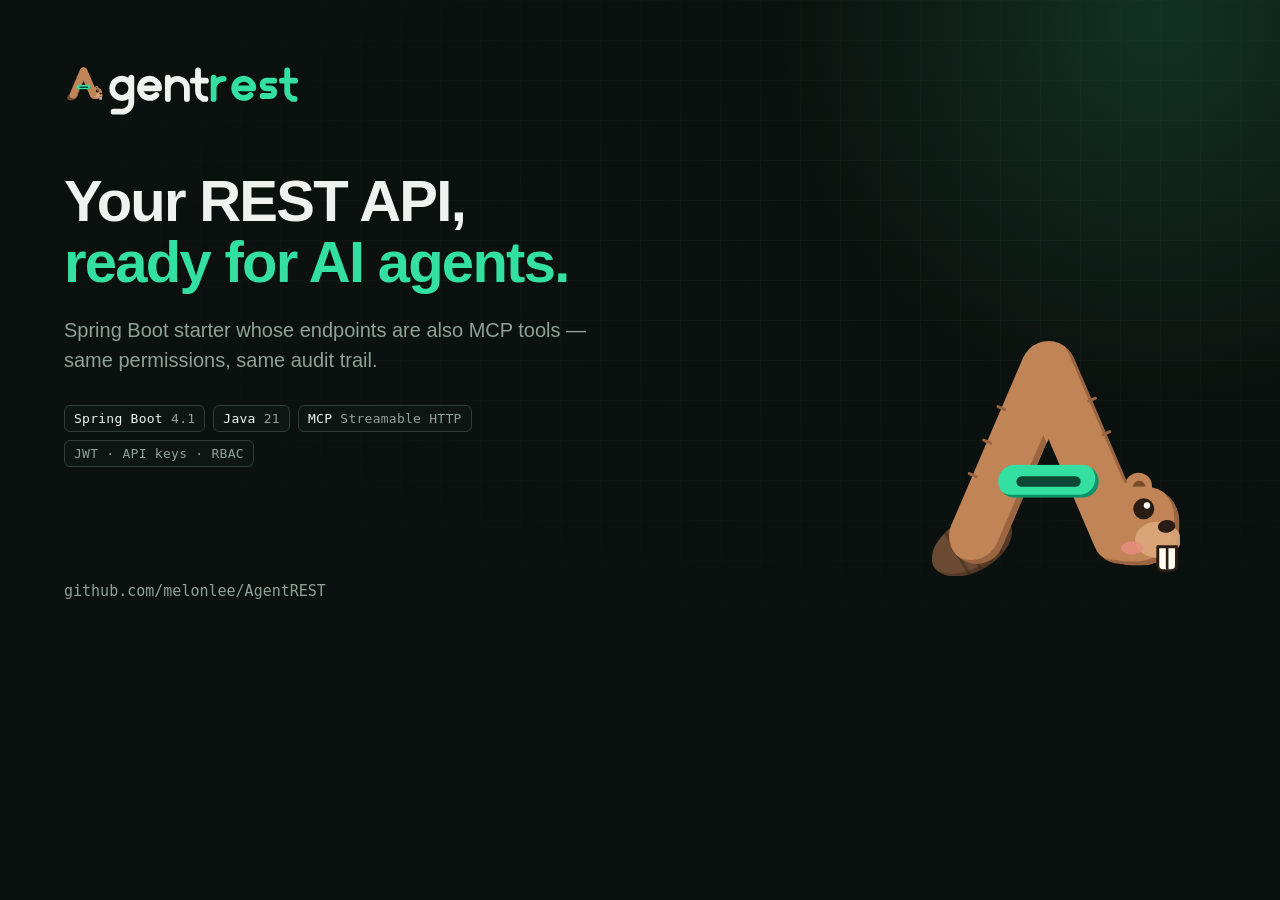
<file: docs/assets/brand/src/social.html>
<!doctype html><html><head><meta charset="utf-8"><link rel="stylesheet" href="brand.css">
<style>
.canvas { width: 1280px; height: 640px; padding: 64px 64px 0; display: grid; grid-template-columns: 1fr 580px; gap: 48px; }
.canvas::after { right: -330px; top: -430px; }
.logo { height: 54px; display: block; margin-bottom: 52px; }
h1 { font-size: 58px; line-height: 1.06; letter-spacing: -.03em; font-weight: 750; }
p.sub { margin-top: 22px; font-size: 20px; line-height: 1.5; color: var(--muted); }
.chips { margin-top: 30px; }
.peek { align-self: end; margin-bottom: 64px; }
.peek > .beaver { right: 36px; width: 248px; }
.term pre { font-size: 14px; }
.canvas > footer { left: 64px; bottom: 40px; font-family: var(--mono); font-size: 15px; color: var(--muted); }
</style></head><body>
<div class="canvas">
  <div>
    <img class="logo" src="../agentrest-logo-dark.svg">
    <h1>Your REST API,<br><span class="mint">ready for AI agents.</span></h1>
    <p class="sub">Spring Boot starter whose endpoints are also MCP tools — same permissions, same audit trail.</p>
    <div class="chips"><span class="chip"><b>Spring Boot</b> 4.1</span><span class="chip"><b>Java</b> 21</span><span class="chip"><b>MCP</b> Streamable HTTP</span><span class="chip">JWT · API keys · RBAC</span></div>
  </div>
  <div class="peek"><img class="beaver" src="../agentrest-beaver.svg" alt=""><!--include:term-mcp--></div>
  <footer>github.com/melonlee/AgentREST</footer>
</div></body></html>
</file>
<file: website/assets/site.css>
/* AgentREST website. Tokens follow docs/assets/brand/src/brand.css. No web fonts, no CDNs. */
:root {
  --ink: #0B110E;
  --ink-2: #111916;
  --ink-3: #18221E;
  --line: #22302A;
  --line-2: #2F3D36;
  --paper: #EEF3F0;
  --text: #C9D5CF;
  --muted: #8FA199;
  --dim: #5E6F67;
  --mint: #34E0A1;
  --mint-2: #7BEFC4;
  --amber: #F5C26B;
  --sans: -apple-system, BlinkMacSystemFont, "Segoe UI", "PingFang SC", "Hiragino Sans GB", "Microsoft YaHei", "Helvetica Neue", Arial, sans-serif;
  --mono: "SF Mono", ui-monospace, Menlo, Consolas, "Liberation Mono", monospace;
  --wrap: 1160px;
  --r: 14px;
}
* { box-sizing: border-box; }
html { scroll-behavior: smooth; -webkit-text-size-adjust: 100%; }
@media (prefers-reduced-motion: reduce) { html { scroll-behavior: auto; } }
body { margin: 0; background: var(--ink); color: var(--text); font: 16px/1.65 var(--sans); -webkit-font-smoothing: antialiased; overflow-x: hidden; }
img { max-width: 100%; height: auto; display: block; }
a { color: var(--mint); text-decoration: none; }
a:hover { text-decoration: underline; text-underline-offset: 3px; }
code, pre, kbd { font-family: var(--mono); }
code { font-size: .9em; color: var(--mint-2); background: var(--ink-3); border: 1px solid var(--line); padding: .08em .38em; border-radius: 5px; overflow-wrap: anywhere; }
h1, h2, h3, h4 { color: var(--paper); line-height: 1.2; margin: 0; letter-spacing: -.015em; }
p { margin: 0; }
.wrap { max-width: var(--wrap); margin: 0 auto; padding: 0 24px; }
.skip { position: absolute; left: -9999px; top: 8px; background: var(--mint); color: var(--ink); padding: 8px 12px; border-radius: 8px; z-index: 100; }
.skip:focus { left: 8px; }
:focus-visible { outline: 2px solid var(--mint); outline-offset: 2px; border-radius: 4px; }

/* header */
.site-header { position: sticky; top: 0; z-index: 50; background: rgba(11,17,14,.82); backdrop-filter: saturate(140%) blur(10px); -webkit-backdrop-filter: saturate(140%) blur(10px); border-bottom: 1px solid transparent; transition: border-color .2s; }
.site-header.scrolled { border-bottom-color: var(--line); }
.nav { display: flex; align-items: center; gap: 28px; height: 64px; }
.brand img { height: 26px; width: auto; }
.nav-links { display: flex; gap: 22px; margin-left: 8px; }
.nav-links a { color: var(--muted); font-size: 14.5px; }
.nav-links a:hover { color: var(--paper); text-decoration: none; }
.nav-right { margin-left: auto; display: flex; align-items: center; gap: 12px; }
.lang { color: var(--muted); font-size: 14px; border: 1px solid var(--line-2); border-radius: 8px; padding: 5px 10px; }
.lang:hover { color: var(--paper); text-decoration: none; border-color: var(--muted); }

/* buttons */
.btn { display: inline-flex; align-items: center; gap: 8px; font-weight: 600; font-size: 15px; border-radius: 10px; padding: 11px 18px; border: 1px solid var(--line-2); color: var(--paper); background: var(--ink-2); white-space: nowrap; }
.btn:hover { text-decoration: none; border-color: var(--muted); }
.btn.primary { background: var(--mint); color: #04150E; border-color: var(--mint); }
.btn.primary:hover { background: var(--mint-2); border-color: var(--mint-2); }
.btn.sm { padding: 7px 12px; font-size: 14px; border-radius: 8px; }
.btn svg { width: 18px; height: 18px; flex: none; }

/* hero */
.hero { position: relative; padding: 84px 0 72px; overflow: hidden; }
.hero::before { content: ""; position: absolute; inset: 0; background-image: linear-gradient(var(--ink-3) 1px, transparent 1px), linear-gradient(90deg, var(--ink-3) 1px, transparent 1px); background-size: 44px 44px; opacity: .5; -webkit-mask-image: radial-gradient(ellipse at 70% 30%, #000, transparent 70%); mask-image: radial-gradient(ellipse at 70% 30%, #000, transparent 70%); pointer-events: none; }
.hero::after { content: ""; position: absolute; width: 900px; height: 900px; right: -320px; top: -460px; background: radial-gradient(circle, rgba(52,224,161,.15), transparent 62%); pointer-events: none; }
.hero .wrap { position: relative; z-index: 1; display: grid; grid-template-columns: minmax(0, 1fr) minmax(0, 500px); gap: 52px; align-items: center; }
.eyebrow { display: inline-flex; flex-wrap: wrap; gap: 8px; font-family: var(--mono); font-size: 12.5px; color: var(--muted); margin-bottom: 22px; }
.eyebrow span { border: 1px solid var(--line-2); border-radius: 6px; padding: 3px 8px; background: rgba(17,25,22,.7); }
.eyebrow b { color: var(--paper); font-weight: 500; }
.hero h1 { font-size: clamp(34px, 4.6vw, 56px); line-height: 1.08; letter-spacing: -.03em; font-weight: 800; }
.hero h1 em { font-style: normal; color: var(--mint); }
.hero .lead { margin-top: 22px; font-size: 18.5px; line-height: 1.65; color: var(--text); max-width: 600px; }
.hero .lead b { color: var(--paper); }
.cta { display: flex; flex-wrap: wrap; gap: 12px; margin-top: 32px; }
.hero .note { margin-top: 16px; font-size: 13.5px; color: var(--dim); }

/* cards / terminal */
.card { background: rgba(17,25,22,.94); border: 1px solid var(--line-2); border-radius: var(--r); overflow: hidden; box-shadow: 0 30px 80px rgba(0,0,0,.4); }
.card-head { display: flex; align-items: center; gap: 8px; padding: 11px 14px; border-bottom: 1px solid var(--line); font-family: var(--mono); font-size: 12px; color: var(--dim); min-width: 0; }
.card-head > span:last-child { overflow: hidden; text-overflow: ellipsis; white-space: nowrap; }
.dots { display: flex; gap: 6px; margin-right: 4px; flex: none; }
.dots i { width: 10px; height: 10px; border-radius: 50%; background: var(--line-2); display: block; }
.term pre { margin: 0; padding: 14px 16px 16px; font-size: 12.5px; line-height: 1.75; color: var(--paper); overflow-x: auto; }
.term .p, .term .m { color: var(--mint); }
.term .c { color: var(--dim); }
.hero-stack { display: grid; gap: 16px; min-width: 0; }
.audit-rows { font-family: var(--mono); font-size: 12.5px; }
.audit-rows .row { display: grid; grid-template-columns: 50px 56px minmax(0, 1fr) 70px; gap: 8px; align-items: center; padding: 10px 14px; border-bottom: 1px solid var(--line); }
.audit-rows .row:last-child { border-bottom: 0; }
.audit-rows .row > span { overflow: hidden; text-overflow: ellipsis; white-space: nowrap; }
.tag { justify-self: start; font-size: 11px; font-weight: 700; letter-spacing: .04em; padding: 2px 6px; border-radius: 5px; }
.tag.rest { color: var(--paper); background: #26332D; }
.tag.mcp { color: #04150E; background: var(--mint); }
.ok { color: var(--mint); }
.deny { color: var(--amber); }

/* sections */
section { padding: 88px 0; border-top: 1px solid var(--line); scroll-margin-top: 64px; }
.kicker { font-family: var(--mono); font-size: 12.5px; letter-spacing: .14em; text-transform: uppercase; color: var(--mint); margin-bottom: 14px; }
.sec-title { font-size: clamp(28px, 3.6vw, 40px); letter-spacing: -.025em; font-weight: 750; max-width: 820px; }
.sec-lead { margin-top: 16px; font-size: 17.5px; color: var(--text); max-width: 760px; }
.grid { display: grid; gap: 16px; margin-top: 44px; }
.g3 { grid-template-columns: repeat(3, minmax(0, 1fr)); }
.g4 { grid-template-columns: repeat(4, minmax(0, 1fr)); }
.g2 { grid-template-columns: repeat(2, minmax(0, 1fr)); }
.tile { background: var(--ink-2); border: 1px solid var(--line); border-radius: var(--r); padding: 24px; min-width: 0; }
.tile h3 { font-size: 18px; margin-bottom: 10px; }
.tile p, .tile li { font-size: 15px; color: var(--text); }
.tile ul { margin: 0; padding-left: 18px; }
.tile li + li { margin-top: 4px; }
.tile .label { font-family: var(--mono); font-size: 12px; color: var(--dim); text-transform: uppercase; letter-spacing: .1em; margin-bottom: 10px; }
.tile.bad .label { color: var(--amber); }
.tile.good { border-color: rgba(52,224,161,.5); background: linear-gradient(180deg, rgba(52,224,161,.07), rgba(52,224,161,0) 70%), var(--ink-2); }
.tile.good .label { color: var(--mint); }
.figure { margin: 44px 0 0; }
.figure img { border-radius: var(--r); border: 1px solid var(--line); background: var(--ink-2); width: 100%; }
.figure figcaption { margin-top: 12px; font-size: 14px; color: var(--muted); }

/* steps */
.steps { display: grid; gap: 16px; margin-top: 44px; grid-template-columns: repeat(3, minmax(0, 1fr)); counter-reset: s; }
.step { background: var(--ink-2); border: 1px solid var(--line); border-radius: var(--r); padding: 22px; min-width: 0; display: flex; flex-direction: column; gap: 12px; }
.step h3 { font-size: 17px; display: flex; align-items: center; gap: 10px; }
.step h3::before { counter-increment: s; content: counter(s); display: inline-grid; place-items: center; width: 26px; height: 26px; border-radius: 50%; background: var(--mint); color: #04150E; font-size: 14px; font-weight: 800; flex: none; }
.step p { font-size: 14.5px; color: var(--muted); }
.code { position: relative; background: var(--ink); border: 1px solid var(--line-2); border-radius: 10px; min-width: 0; }
.code pre { margin: 0; padding: 14px 16px; padding-right: 64px; font-size: 13px; line-height: 1.7; color: var(--paper); overflow-x: auto; white-space: pre; }
.code .p { color: var(--mint); user-select: none; }
.code .c { color: var(--dim); }
.copy { position: absolute; top: 8px; right: 8px; font: 600 12px var(--sans); color: var(--muted); background: var(--ink-3); border: 1px solid var(--line-2); border-radius: 7px; padding: 4px 9px; cursor: pointer; }
.copy:hover { color: var(--paper); border-color: var(--muted); }
.copy.done { color: var(--mint); border-color: var(--mint); }

/* features */
.feat { display: grid; grid-template-columns: repeat(3, minmax(0, 1fr)); gap: 16px; margin-top: 44px; }
.feat .tile h3 { display: flex; align-items: baseline; gap: 10px; font-size: 17px; }
.feat .tile h3 code { font-size: 12px; }

/* security */
.gates { display: grid; grid-template-columns: repeat(3, minmax(0, 1fr)); gap: 0; margin-top: 16px; border: 1px solid var(--line-2); border-radius: 12px; overflow: hidden; }
.gate { padding: 16px; border-right: 1px solid var(--line-2); min-width: 0; }
.gate:last-child { border-right: 0; }
.gate b { display: block; font-family: var(--mono); font-size: 12px; color: var(--mint); margin-bottom: 6px; }
.gate code { font-size: 12px; }
.gate p { font-size: 14px; color: var(--muted); margin-top: 6px; }
.honest { margin-top: 16px; font-size: 14.5px; color: var(--muted); }

/* quick start */
.qs { display: grid; grid-template-columns: repeat(2, minmax(0, 1fr)); gap: 16px; margin-top: 44px; }
.qs .tile { display: flex; flex-direction: column; gap: 14px; }
.qs .tile p { color: var(--muted); font-size: 14.5px; }
.users { width: 100%; border-collapse: collapse; font-size: 14px; }
.users td { padding: 6px 0; border-bottom: 1px solid var(--line); color: var(--text); }
.users td:first-child { font-family: var(--mono); color: var(--paper); padding-right: 12px; white-space: nowrap; }

/* screenshots */
.shots { display: grid; grid-template-columns: repeat(2, minmax(0, 1fr)); gap: 20px; margin-top: 44px; }
.shots figure { margin: 0; min-width: 0; }
.shots img { border-radius: 12px; border: 1px solid var(--line); background: var(--ink-2); width: 100%; }
.shots figcaption { margin-top: 10px; font-size: 14px; color: var(--muted); }
.shots figcaption b { color: var(--paper); font-weight: 600; }
.shots .wide { grid-column: 1 / -1; }

/* faq */
.faq { margin-top: 36px; max-width: 860px; }
.faq details { border-bottom: 1px solid var(--line); padding: 18px 0; }
.faq summary { cursor: pointer; color: var(--paper); font-weight: 600; font-size: 17px; list-style: none; display: flex; justify-content: space-between; gap: 16px; }
.faq summary::-webkit-details-marker { display: none; }
.faq summary::after { content: "+"; color: var(--mint); font-family: var(--mono); font-size: 20px; line-height: 1; }
.faq details[open] summary::after { content: "–"; }
.faq details p { margin-top: 12px; font-size: 15.5px; color: var(--text); }

/* footer */
.site-footer { border-top: 1px solid var(--line); padding: 44px 0 56px; font-size: 14px; color: var(--muted); }
.site-footer .wrap { display: flex; flex-wrap: wrap; justify-content: space-between; gap: 20px; align-items: center; }
.site-footer img { height: 22px; width: auto; }
.site-footer nav { display: flex; flex-wrap: wrap; gap: 18px; }
.site-footer a { color: var(--muted); }
.site-footer a:hover { color: var(--paper); }

/* responsive */
@media (max-width: 1020px) {
  .nav-links { display: none; }
  .hero .wrap { grid-template-columns: minmax(0, 1fr); gap: 44px; }
  .feat, .g4 { grid-template-columns: repeat(2, minmax(0, 1fr)); }
  .steps, .g3 { grid-template-columns: minmax(0, 1fr); }
}
@media (max-width: 720px) {
  .wrap { padding: 0 18px; }
  .hero { padding: 52px 0 56px; }
  .hero .lead { font-size: 16.5px; }
  section { padding: 64px 0; }
  .feat, .g4, .g2, .qs, .shots { grid-template-columns: minmax(0, 1fr); }
  .gates { grid-template-columns: minmax(0, 1fr); }
  .gate { border-right: 0; border-bottom: 1px solid var(--line-2); }
  .gate:last-child { border-bottom: 0; }
  .nav { gap: 12px; }
  .nav-right .gh-text { display: none; }
  .audit-rows .row { grid-template-columns: 46px 50px minmax(0, 1fr) 64px; font-size: 11.5px; padding: 9px 12px; }
  .term pre { font-size: 12px; }
  .cta .btn { flex: 1 1 auto; justify-content: center; }
}

/* layout refinements */
.steps { grid-template-columns: minmax(0, 1fr); }
.step { display: grid; grid-template-columns: minmax(0, 340px) minmax(0, 1fr); gap: 10px 32px; align-items: center; }
.step h3 { grid-column: 1; }
.step p { grid-column: 1; }
.step .code { grid-column: 2; grid-row: 1 / span 2; }
.gates { margin-top: 16px; background: var(--ink-2); }
.gate { padding: 20px 22px; }
.gate b { font-size: 12.5px; }
.gate code { font-size: 13px; }
.shots .stack { display: grid; gap: 20px; align-content: start; min-width: 0; }
@media (max-width: 860px) {
  .step { grid-template-columns: minmax(0, 1fr); }
  .step .code { grid-column: 1; grid-row: auto; }
}

/* beaver mascot: the letter-animal A rises from behind a card, its paddle tail and its buck-toothed
   head standing on the card's top edge */
.peek { position: relative; min-width: 0; }
.peek { --bw: 196px; --br: 64px; }
.peek > .beaver { position: absolute; bottom: 100%; right: var(--br); width: var(--bw); height: auto; pointer-events: none; animation: rise .9s cubic-bezier(.2,.8,.2,1) .25s both; }
.peek > .card { position: relative; z-index: 1; }
.hero-stack { padding-top: 128px; }
/* Hero: the A's two feet land on the card's top edge (at 16% / 95% of the figure width), each over a
   "socket" in the card header - REST under one, AI agent (MCP) under the other. */
.sockets { position: absolute; top: 0; right: var(--br); width: var(--bw); height: 0; }
.sockets .tag { position: absolute; top: 10px; transform: translateX(-50%); white-space: nowrap; animation: plug-in .4s ease-out 1s both; }
.sockets .tag:first-child { left: 16%; }
.sockets .tag:last-child { left: 95%; }
.sockets .tag::before { content: ""; position: absolute; left: 50%; bottom: 100%; width: 9px; height: 11px; margin-left: -4.5px; background: #3a4240; }
@keyframes plug-in { from { opacity: 0; } }
@keyframes rise { from { transform: translateY(40%); } }
@media (prefers-reduced-motion: reduce) { .peek > .beaver, .sockets .tag { animation: none; } }
.closing { padding-top: 150px; }
.closing .peek > .beaver { right: auto; left: 44px; width: 210px; animation: none; }
.closing-card { display: flex; align-items: center; justify-content: space-between; gap: 28px 40px; flex-wrap: wrap; padding: 34px 36px; background: linear-gradient(120deg, rgba(52,224,161,.08), rgba(17,25,22,.94) 55%); border-color: rgba(52,224,161,.35); }
.closing-card > div:first-child { flex: 1 1 420px; min-width: 0; }
.closing-card h2 { font-size: clamp(24px, 2.8vw, 32px); letter-spacing: -.02em; font-weight: 750; }
.closing-card h2 em { font-style: normal; color: var(--mint); }
.closing-card p { margin-top: 10px; color: var(--text); font-size: 15.5px; max-width: 620px; }
.closing-card p b { color: var(--paper); font-weight: 600; }
.closing-card .cta { margin-top: 0; }
@media (max-width: 720px) {
  .hero-stack { padding-top: 104px; }
  .peek { --bw: 150px; --br: 40px; }
  .sockets .tag::before { width: 7px; margin-left: -3.5px; }
  .card-head:has(.sockets) > span:last-child { visibility: hidden; } /* the path label would sit under the REST socket */
  .closing { padding-top: 124px; }
  .closing .peek > .beaver { width: 164px; left: 22px; }
  .closing-card { padding: 26px 22px; }
}
</file>
<file: docs/assets/brand/src/brand.css>
/* AgentREST brand tokens + shared layout for the rendered marketing images. */
:root {
  --ink: #0B110E;
  --ink-2: #111916;
  --ink-3: #18221E;
  --line: #24312B;
  --line-2: #2F3D36;
  --paper: #EEF3F0;
  --muted: #8FA199;
  --dim: #5E6F67;
  --mint: #34E0A1;
  --mint-2: #7BEFC4;
  --mint-deep: #0B9467;
  --amber: #F5C26B;
  --red: #FF7A7A;
  --sans: -apple-system, BlinkMacSystemFont, "SF Pro Display", "PingFang SC", "Hiragino Sans GB", "Helvetica Neue", Arial, sans-serif;
  --mono: "SF Mono", ui-monospace, Menlo, Consolas, monospace;
}
* { box-sizing: border-box; margin: 0; padding: 0; }
html, body { background: var(--ink); color: var(--paper); font-family: var(--sans); -webkit-font-smoothing: antialiased; }
.canvas { position: relative; overflow: hidden; background: var(--ink); }
.canvas::before { /* faint blueprint grid */
  content: ""; position: absolute; inset: 0;
  background-image: linear-gradient(var(--ink-3) 1px, transparent 1px), linear-gradient(90deg, var(--ink-3) 1px, transparent 1px);
  background-size: 40px 40px; opacity: .55;
  mask-image: radial-gradient(ellipse at 70% 40%, #000 0%, transparent 75%);
}
.canvas::after { /* mint glow */
  content: ""; position: absolute; width: 900px; height: 900px; right: -300px; top: -420px;
  background: radial-gradient(circle, rgba(52,224,161,.16), transparent 60%);
}
.canvas > * { position: relative; z-index: 1; }
.mint { color: var(--mint); }
.muted { color: var(--muted); }
.mono { font-family: var(--mono); }
.chips { display: flex; flex-wrap: wrap; gap: 8px; }
.chip { font-family: var(--mono); font-size: 13px; letter-spacing: .02em; color: var(--muted); border: 1px solid var(--line-2); border-radius: 6px; padding: 5px 9px; background: rgba(17,25,22,.7); }
.chip b { color: var(--paper); font-weight: 500; }
.card { background: rgba(17,25,22,.92); border: 1px solid var(--line-2); border-radius: 14px; box-shadow: 0 30px 80px rgba(0,0,0,.45); overflow: hidden; }
.card-head { display: flex; align-items: center; gap: 8px; padding: 12px 16px; border-bottom: 1px solid var(--line); font-family: var(--mono); font-size: 12px; color: var(--dim); }
.dots { display: flex; gap: 6px; margin-right: 6px; }
.dots i { width: 10px; height: 10px; border-radius: 50%; background: var(--line-2); display: block; }
.row { display: grid; align-items: center; font-family: var(--mono); font-size: 13.5px; padding: 11px 16px; border-bottom: 1px solid var(--line); }
.row:last-child { border-bottom: 0; }
.tag { display: inline-block; font-family: var(--mono); font-size: 11.5px; font-weight: 600; letter-spacing: .04em; padding: 3px 7px; border-radius: 5px; }
.tag.rest { color: var(--paper); background: #26332D; }
.tag.mcp { color: #04150E; background: var(--mint); }
.ok { color: var(--mint); }
.deny { color: var(--amber); }
.audit .row { grid-template-columns: 66px 62px 172px 1fr 74px; font-size: 13px; }
.tag { justify-self: start; }
.term pre { font-family: var(--mono); font-size: 14px; line-height: 1.7; padding: 16px 18px 18px; color: var(--paper); white-space: pre; }
.term .p { color: var(--mint); }
.term .c { color: var(--dim); }
.term .m { color: var(--mint); }
.canvas > header, .canvas > footer { position: absolute; }
/* The beaver A rising from behind a card: the figure is cropped tight to its ink, so its tail and
   teeth rest exactly on the card's top edge like a ledge. */
.peek { position: relative; }
.peek > .beaver { position: absolute; bottom: 100%; z-index: 0; display: block; pointer-events: none; }
.peek > .card { position: relative; z-index: 1; }
</file>
